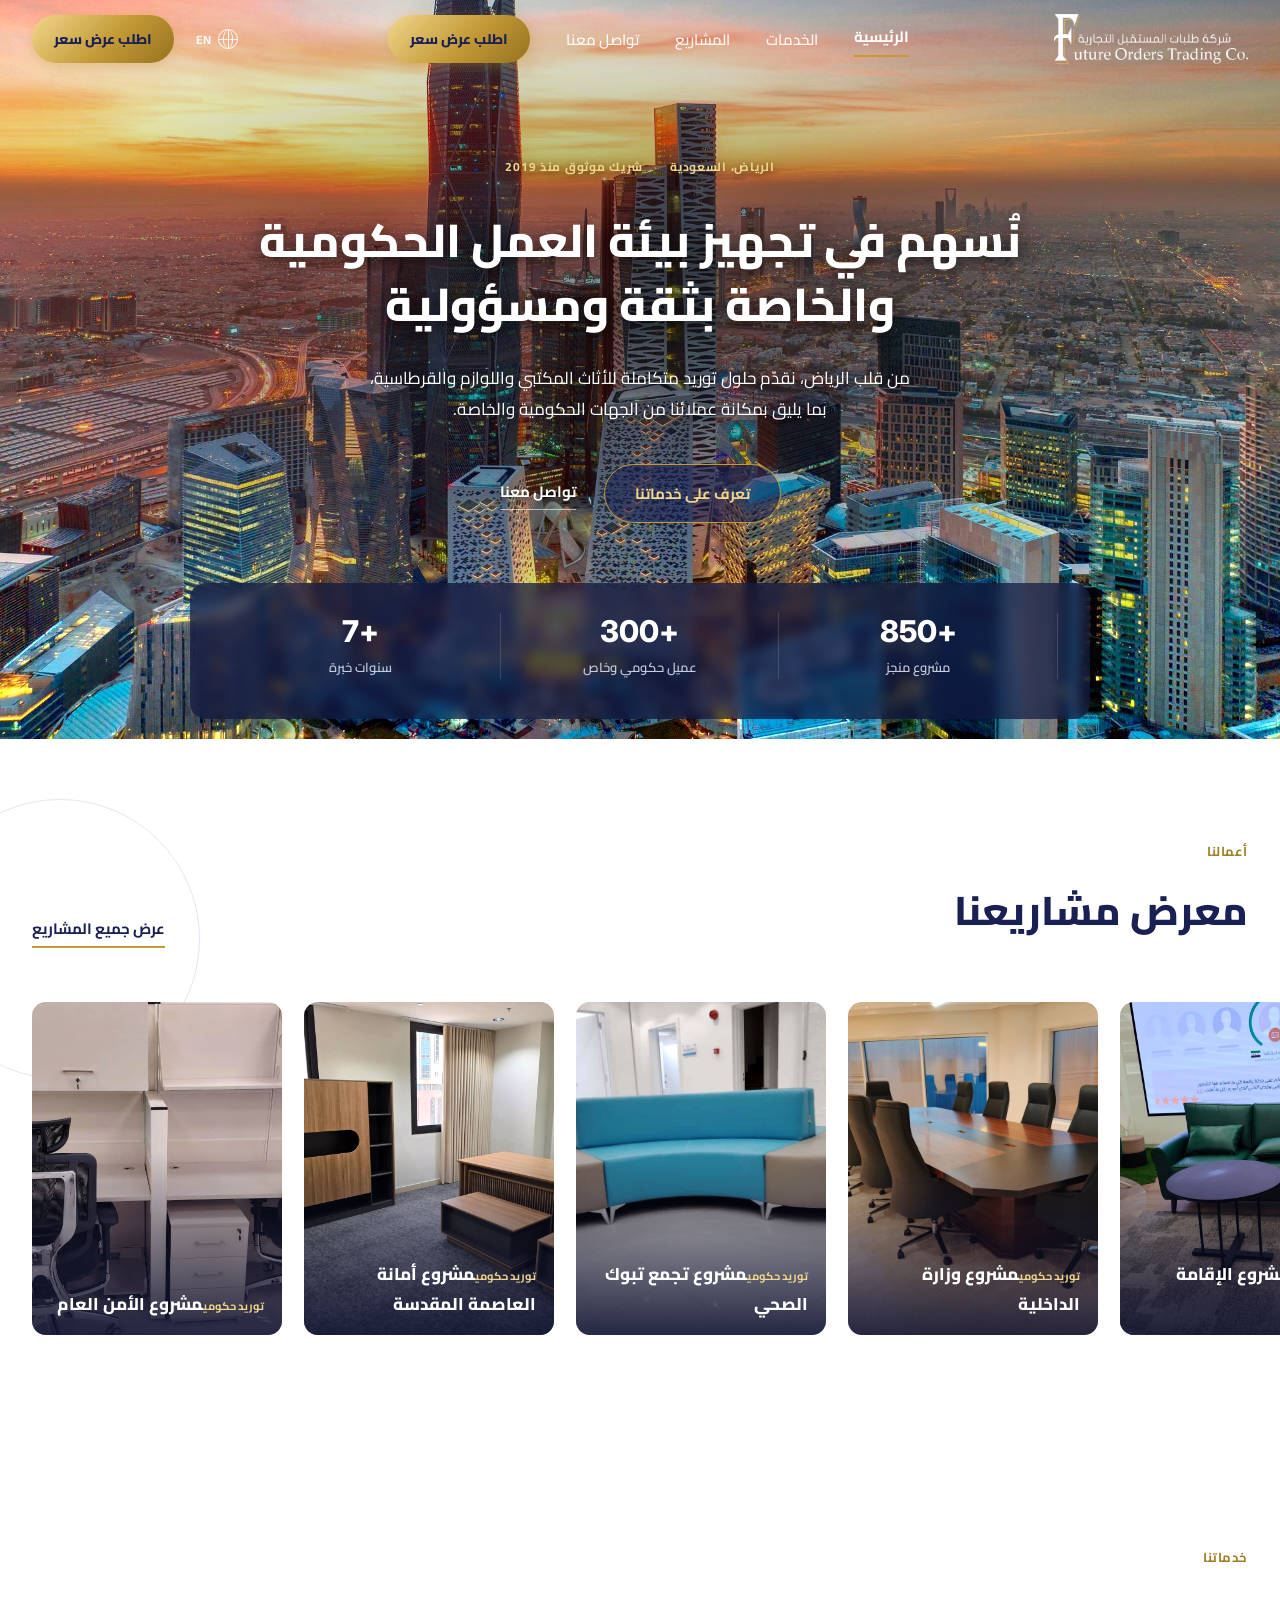
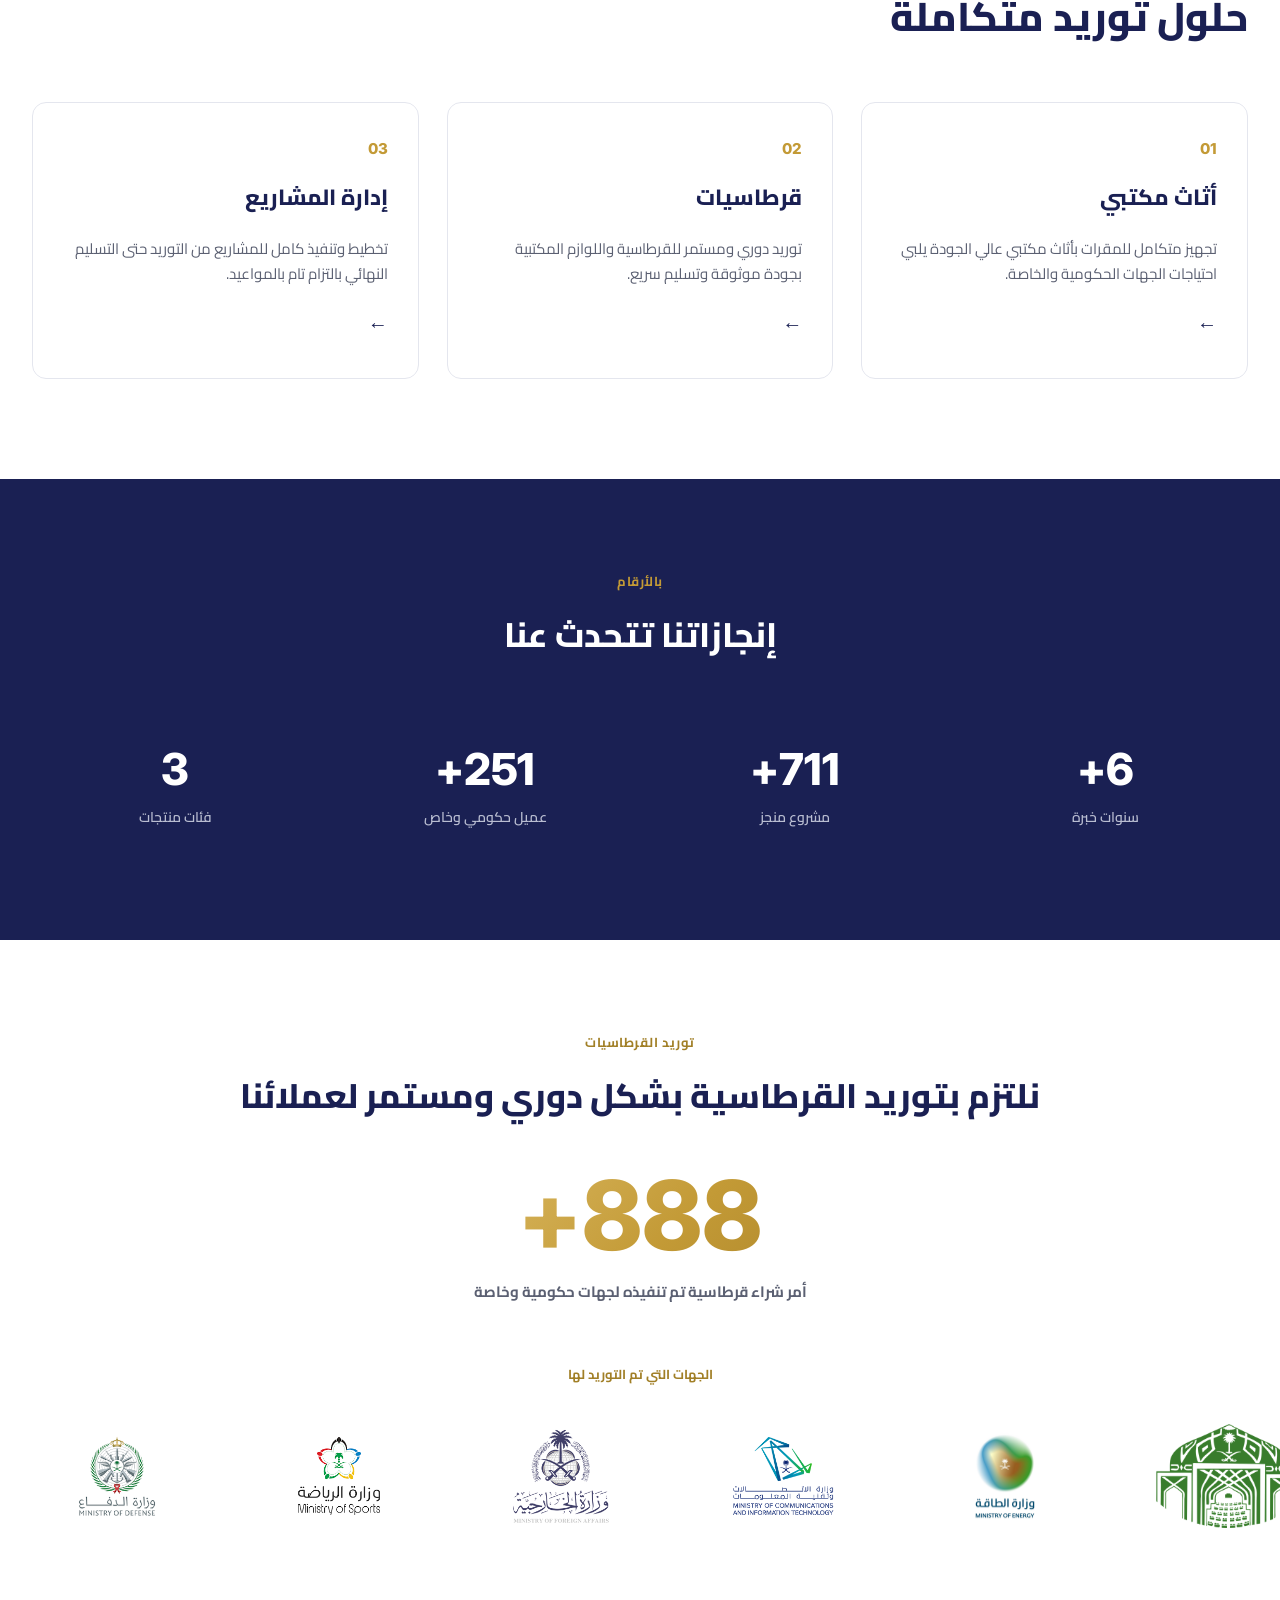
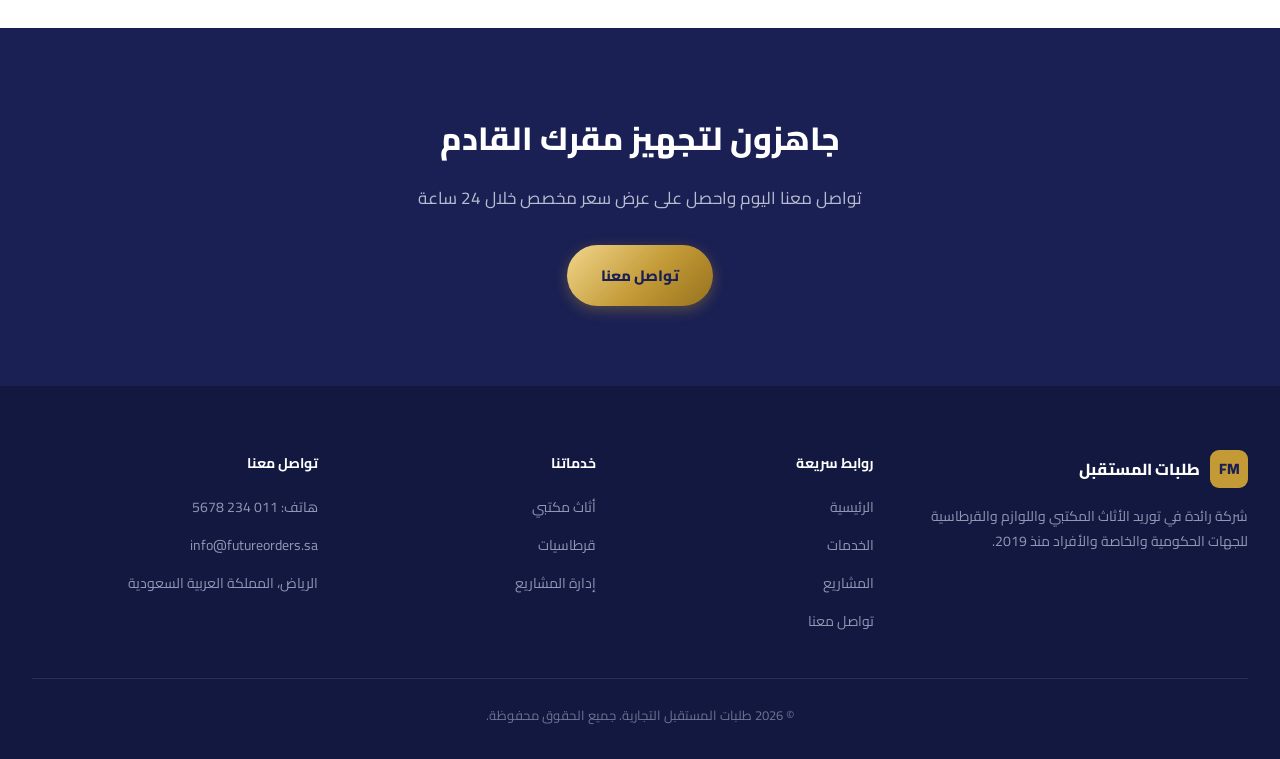
<file: index.html>
<!DOCTYPE html>
<html lang="ar" dir="rtl">
<head>
<meta charset="utf-8">
<meta name="viewport" content="width=device-width, initial-scale=1">
<title>طلبات المستقبل التجارية | توريد أثاث مكتبي وقرطاسية - الرياض</title>
<meta name="description" content="شركة طلبات المستقبل التجارية — حلول توريد متكاملة للأثاث المكتبي واللوازم والقرطاسية للجهات الحكومية والخاصة في المملكة العربية السعودية منذ 2019.">
<meta name="theme-color" content="#1A2053">
<link rel="icon" href="assets/logo.png">
<meta property="og:title" content="طلبات المستقبل التجارية">
<meta property="og:description" content="حلول توريد متكاملة للأثاث المكتبي واللوازم والقرطاسية للجهات الحكومية والخاصة.">
<meta property="og:type" content="website">
<meta property="og:image" content="assets/riyadh-skyline.jpg">
<link rel="preconnect" href="https://fonts.googleapis.com">
<link rel="preconnect" href="https://fonts.gstatic.com" crossorigin>
<link href="https://fonts.googleapis.com/css2?family=Cairo:wght@400;500;600;700;800&family=Inter:wght@400;500;600;700;800&display=swap" rel="stylesheet">
<link rel="stylesheet" href="assets/css/style.css?v=2">
<script>
  /* يطبّق اللغة المحفوظة على <html> فوراً لتفادي وميض النص */
  (function () {
    try {
      var l = localStorage.getItem('fo-lang');
      if (l === 'en') {
        var h = document.documentElement;
        h.className += ' lang-boot';
        h.setAttribute('lang', 'en');
        h.setAttribute('dir', 'ltr');
      }
    } catch (e) {}
  })();
  window.FO_PAGE = 'home';
</script>
</head>
<body class="lang-ar">
<div class="site">

  <!-- ============================================================ header -->
  <header class="hdr hdr--fixed">
    <div class="hdr-inner">
      <a class="logo-wrap" href="index.html">
        <img class="logo-color" src="assets/logo.png" alt="طلبات المستقبل" data-i18n-alt="brand">
        <img class="logo-gold" src="assets/logo-gold.png" alt="" aria-hidden="true">
      </a>
      <nav class="nav" id="site-nav">
        <a class="nav-link active" href="index.html"     data-i18n="nav.home">الرئيسية</a>
        <a class="nav-link"        href="Services.html"  data-i18n="nav.services">الخدمات</a>
        <a class="nav-link"        href="Projects.html"  data-i18n="nav.projects">المشاريع</a>
        <a class="nav-link"        href="Contact.html"   data-i18n="nav.contact">تواصل معنا</a>
        <a class="btn-gold nav-cta" href="Contact.html" data-i18n="cta">اطلب عرض سعر</a>
      </nav>
      <div class="hdr-actions">
        <button class="lang-btn" type="button" title="English" aria-label="Switch to English">
          <span class="globe" aria-hidden="true"><span class="g-v"></span><span class="g-h"></span><span class="g-e"></span></span>
          <span class="lang-code" data-lang-code>EN</span>
        </button>
        <a class="btn-gold" href="Contact.html" data-i18n="cta">اطلب عرض سعر</a>
        <button class="menu-btn" type="button" aria-label="القائمة" aria-expanded="false" aria-controls="site-nav">
          <span></span><span></span><span></span>
        </button>
      </div>
    </div>
  </header>

  <!-- ============================================================== hero -->
  <section class="hero">
    <div class="hero-bg">
      <img src="assets/riyadh-skyline.jpg" alt="" aria-hidden="true" fetchpriority="high">
    </div>
    <div class="hero-veil"></div>

    <div class="hero-inner">
      <div class="hero-eyebrow fade-up">
        <span data-i18n="hero.location">الرياض، السعودية</span>
        <span class="dot">·</span>
        <span data-i18n="hero.since">شريك موثوق منذ 2019</span>
      </div>
      <h1 class="fade-up-1" data-i18n="hero.title">نُسهم في تجهيز بيئة العمل الحكومية والخاصة بثقة ومسؤولية</h1>
      <p class="hero-sub fade-up-2" data-i18n="hero.sub">من قلب الرياض، نقدّم حلول توريد متكاملة للأثاث المكتبي واللوازم والقرطاسية، بما يليق بمكانة عملائنا من الجهات الحكومية والخاصة.</p>
      <div class="hero-actions fade-up-3">
        <a class="btn-outline" href="Services.html" data-i18n="hero.primaryBtn">تعرف على خدماتنا</a>
        <a class="link-plain"  href="Contact.html"  data-i18n="hero.secondaryLink">تواصل معنا</a>
      </div>
    </div>

    <div class="hero-statsbar">
      <div class="hero-stats">
        <div class="hero-stat">
          <div class="n" data-i18n="hero.stats.0.num">+850</div>
          <div class="l" data-i18n="hero.stats.0.label">مشروع منجز</div>
        </div>
        <div class="hero-stat">
          <div class="n" data-i18n="hero.stats.1.num">+300</div>
          <div class="l" data-i18n="hero.stats.1.label">عميل حكومي وخاص</div>
        </div>
        <div class="hero-stat">
          <div class="n" data-i18n="hero.stats.2.num">+7</div>
          <div class="l" data-i18n="hero.stats.2.label">سنوات خبرة</div>
        </div>
      </div>
    </div>
  </section>

  <!-- ========================================================= portfolio -->
  <section class="section" style="position: relative; overflow: hidden;">
    <div class="deco-ring"></div>
    <div class="wrap" style="position: relative;">
      <div class="sec-head">
        <div>
          <div class="eyebrow" data-i18n="portfolio.tag">أعمالنا</div>
          <h2 class="h2" data-i18n="portfolio.title">معرض مشاريعنا</h2>
        </div>
        <a class="link-under" href="Projects.html" data-i18n="portfolio.viewAll">عرض جميع المشاريع</a>
      </div>
      <div class="pf-viewport">
        <!-- تُبنى البطاقات بواسطة main.js (بديل sc-for) -->
        <div class="pf-track" id="pf-track"></div>
      </div>
    </div>
  </section>

  <!-- ========================================================== services -->
  <section class="section">
    <div class="wrap">
      <div style="margin-bottom: 48px;">
        <div class="eyebrow" data-i18n="services.tag">خدماتنا</div>
        <h2 class="h2" data-i18n="services.title">حلول توريد متكاملة</h2>
      </div>
      <div class="grid-3">
        <a class="svc-card reveal" href="Services.html">
          <span class="n" data-i18n="services.items.0.num">01</span>
          <span class="t" data-i18n="services.items.0.title">أثاث مكتبي</span>
          <span class="d" data-i18n="services.items.0.desc">تجهيز متكامل للمقرات بأثاث مكتبي عالي الجودة يلبي احتياجات الجهات الحكومية والخاصة.</span>
          <span class="a" data-arrow>←</span>
        </a>
        <a class="svc-card reveal" href="Services.html">
          <span class="n" data-i18n="services.items.1.num">02</span>
          <span class="t" data-i18n="services.items.1.title">قرطاسيات</span>
          <span class="d" data-i18n="services.items.1.desc">توريد دوري ومستمر للقرطاسية واللوازم المكتبية بجودة موثوقة وتسليم سريع.</span>
          <span class="a" data-arrow>←</span>
        </a>
        <a class="svc-card reveal" href="Services.html">
          <span class="n" data-i18n="services.items.2.num">03</span>
          <span class="t" data-i18n="services.items.2.title">إدارة المشاريع</span>
          <span class="d" data-i18n="services.items.2.desc">تخطيط وتنفيذ كامل للمشاريع من التوريد حتى التسليم النهائي بالتزام تام بالمواعيد.</span>
          <span class="a" data-arrow>←</span>
        </a>
      </div>
    </div>
  </section>

  <!-- ====================================================== stats (nums) -->
  <section class="section--tight section--navy" id="fmt-stats-section">
    <div class="wrap">
      <div class="stats-head">
        <div class="eyebrow eyebrow--gold" data-i18n="stats.tag">بالأرقام</div>
        <h2 class="h2 h2--sm h2--white" data-i18n="stats.title">إنجازاتنا تتحدث عنا</h2>
      </div>
      <div class="grid-4">
        <div class="stat-cell">
          <div class="v"><span data-count="7" data-count-suffix="+">0+</span></div>
          <div class="l" data-i18n="stats.items.0.label">سنوات خبرة</div>
        </div>
        <div class="stat-cell">
          <div class="v"><span data-count="850" data-count-suffix="+">0+</span></div>
          <div class="l" data-i18n="stats.items.1.label">مشروع منجز</div>
        </div>
        <div class="stat-cell">
          <div class="v"><span data-count="300" data-count-suffix="+">0+</span></div>
          <div class="l" data-i18n="stats.items.2.label">عميل حكومي وخاص</div>
        </div>
        <div class="stat-cell">
          <div class="v"><span data-count="4" data-count-suffix="">0</span></div>
          <div class="l" data-i18n="stats.items.3.label">فئات منتجات</div>
        </div>
      </div>
    </div>
  </section>

  <!-- ============================================= purchase orders + logos -->
  <section class="po-section" id="fmt-po-section">
    <div class="wrap-narrow" style="text-align: center;">
      <div class="eyebrow" data-i18n="po.tag">توريد القرطاسيات</div>
      <h2 class="h2 h2--sm" style="margin-bottom: 40px;" data-i18n="po.title">نلتزم بتوريد القرطاسية بشكل دوري ومستمر لعملائنا</h2>
      <div class="po-big"><span data-count="1250" data-count-format="comma" data-count-suffix="+">0+</span></div>
      <div class="po-label" data-i18n="po.label">أمر شراء قرطاسية تم تنفيذه لجهات حكومية وخاصة</div>
      <div class="po-logos-title" data-i18n="po.logosTitle">الجهات التي تم التوريد لها</div>
    </div>
    <div class="marquee-viewport">
      <!-- تُبنى الشعارات بواسطة main.js (بديل sc-for) -->
      <div class="marquee-track" id="logos-track"></div>
    </div>
  </section>

  <!-- ========================================================= CTA band -->
  <section class="band">
    <div class="band-inner">
      <h2 data-i18n="contactBand.title">جاهزون لتجهيز مقرك القادم</h2>
      <p data-i18n="contactBand.sub">تواصل معنا اليوم واحصل على عرض سعر مخصص خلال 24 ساعة</p>
      <a class="btn-gold btn-gold--lg" href="Contact.html" data-i18n="contactBand.btn">تواصل معنا</a>
    </div>
  </section>

  <!-- ============================================================ footer -->
  <footer class="footer">
    <div class="wrap">
      <div class="footer-grid">
        <div>
          <div class="footer-brand">
            <div class="footer-mark">FM</div>
            <span data-i18n="brand">طلبات المستقبل</span>
          </div>
          <p class="footer-blurb" data-i18n="footer.blurb">شركة رائدة في توريد الأثاث المكتبي واللوازم والقرطاسية للجهات الحكومية والخاصة والأفراد منذ 2019.</p>
        </div>
        <div>
          <div class="footer-col-title" data-i18n="footer.quickLinks">روابط سريعة</div>
          <div class="footer-list">
            <a href="index.html"    data-i18n="nav.home">الرئيسية</a>
            <a href="Services.html" data-i18n="nav.services">الخدمات</a>
            <a href="Projects.html" data-i18n="nav.projects">المشاريع</a>
            <a href="Contact.html"  data-i18n="nav.contact">تواصل معنا</a>
          </div>
        </div>
        <div>
          <div class="footer-col-title" data-i18n="footer.services">خدماتنا</div>
          <div class="footer-list">
            <span data-i18n="services.items.0.title">أثاث مكتبي</span>
            <span data-i18n="services.items.1.title">قرطاسيات</span>
            <span data-i18n="services.items.2.title">إدارة المشاريع</span>
          </div>
        </div>
        <div>
          <div class="footer-col-title" data-i18n="footer.contact">تواصل معنا</div>
          <div class="footer-list">
            <span data-i18n="footer.phone">هاتف: 011 234 5678</span>
            <span data-i18n="footer.email">info@futureorders.sa</span>
            <span data-i18n="footer.address">الرياض، المملكة العربية السعودية</span>
          </div>
        </div>
      </div>
      <div class="footer-rights" data-i18n="rights">© 2026 طلبات المستقبل التجارية. جميع الحقوق محفوظة.</div>
    </div>
  </footer>

</div>

<script src="assets/js/i18n.js?v=2"></script>
<script src="assets/js/main.js?v=2"></script>
</body>
</html>
</file>
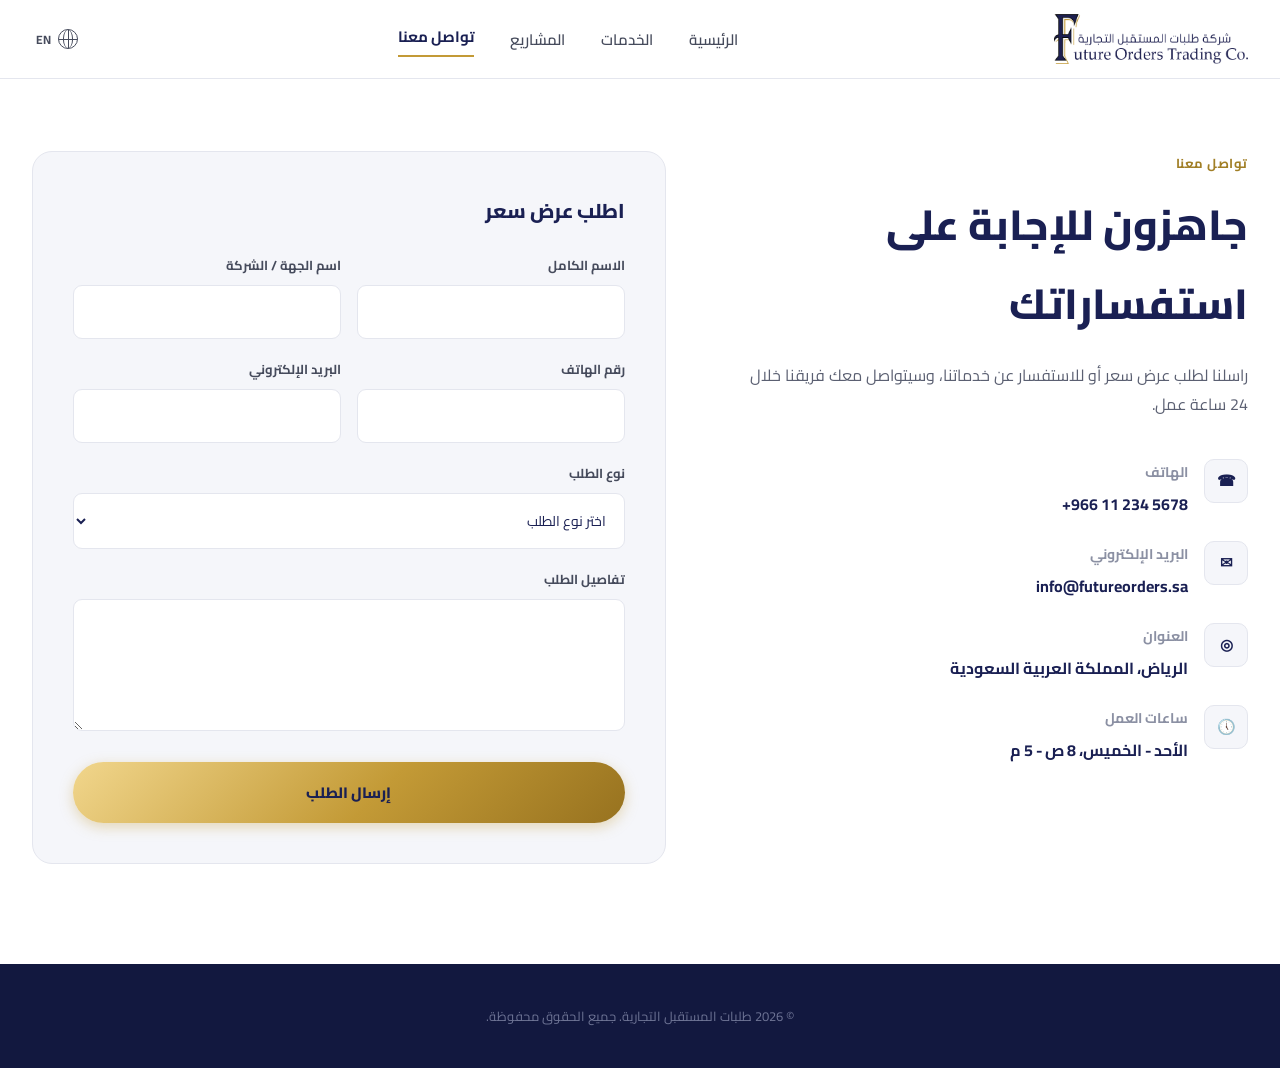
<file: Contact.html>
<!DOCTYPE html>
<html lang="ar" dir="rtl">
<head>
<meta charset="utf-8">
<meta name="viewport" content="width=device-width, initial-scale=1">
<title>تواصل معنا | طلبات المستقبل التجارية</title>
<meta name="description" content="راسلنا لطلب عرض سعر أو للاستفسار عن خدماتنا — طلبات المستقبل التجارية، الرياض.">
<meta name="theme-color" content="#1A2053">
<link rel="icon" href="assets/logo.png">
<link rel="preconnect" href="https://fonts.googleapis.com">
<link rel="preconnect" href="https://fonts.gstatic.com" crossorigin>
<link href="https://fonts.googleapis.com/css2?family=Cairo:wght@400;500;600;700;800&family=Inter:wght@400;500;600;700;800&display=swap" rel="stylesheet">
<link rel="stylesheet" href="assets/css/style.css?v=2">
<script>
  (function () {
    try {
      var l = localStorage.getItem('fo-lang');
      if (l === 'en') {
        var h = document.documentElement;
        h.className += ' lang-boot';
        h.setAttribute('lang', 'en');
        h.setAttribute('dir', 'ltr');
      }
    } catch (e) {}
  })();
  window.FO_PAGE = 'contact';

  /* ======================================================================
     مفتاح Web3Forms — استبدل القيمة أدناه بمفتاحك من https://web3forms.com
     (سجّل بريدك هناك مجاناً ويصلك المفتاح فوراً على الإيميل)
     ====================================================================== */
  window.WEB3FORMS_ACCESS_KEY = 'd3fb462e-bd31-48ea-b28a-89b8767898de';
</script>
</head>
<body class="lang-ar">
<div class="site">

  <header class="hdr hdr--solid">
    <div class="hdr-inner">
      <a class="logo-wrap" href="index.html">
        <img class="logo-color" src="assets/logo.png" alt="طلبات المستقبل" data-i18n-alt="brand">
      </a>
      <nav class="nav" id="site-nav">
        <a class="nav-link"        href="index.html"     data-i18n="nav.home">الرئيسية</a>
        <a class="nav-link"        href="Services.html"  data-i18n="nav.services">الخدمات</a>
        <a class="nav-link"        href="Projects.html"  data-i18n="nav.projects">المشاريع</a>
        <a class="nav-link active" href="Contact.html"   data-i18n="nav.contact">تواصل معنا</a>
      </nav>
      <div class="hdr-actions">
        <button class="lang-btn" type="button" title="English" aria-label="Switch to English">
          <span class="globe" aria-hidden="true"><span class="g-v"></span><span class="g-h"></span><span class="g-e"></span></span>
          <span class="lang-code" data-lang-code>EN</span>
        </button>
        <button class="menu-btn" type="button" aria-label="القائمة" aria-expanded="false" aria-controls="site-nav">
          <span></span><span></span><span></span>
        </button>
      </div>
    </div>
  </header>

  <section class="contact-grid">

    <!-- ------------------------------------------------ معلومات التواصل -->
    <div>
      <div class="eyebrow" data-i18n="contactPage.tag">تواصل معنا</div>
      <h1 data-i18n="contactPage.title">جاهزون للإجابة على استفساراتك</h1>
      <p class="lead" data-i18n="contactPage.sub">راسلنا لطلب عرض سعر أو للاستفسار عن خدماتنا، وسيتواصل معك فريقنا خلال 24 ساعة عمل.</p>

      <div class="info-list">
        <div class="info-item">
          <div class="info-icon" aria-hidden="true">&#9742;</div>
          <div>
            <div class="info-label" data-i18n="contactPage.info.phoneLabel">الهاتف</div>
            <a class="info-value ltr" href="tel:+966112345678" data-i18n="contactPage.info.phone">+966 11 234 5678</a>
          </div>
        </div>
        <div class="info-item">
          <div class="info-icon" aria-hidden="true">&#9993;</div>
          <div>
            <div class="info-label" data-i18n="contactPage.info.emailLabel">البريد الإلكتروني</div>
            <a class="info-value ltr" href="mailto:info@futureorders.sa" data-i18n="contactPage.info.email">info@futureorders.sa</a>
          </div>
        </div>
        <div class="info-item">
          <div class="info-icon" aria-hidden="true">&#9678;</div>
          <div>
            <div class="info-label" data-i18n="contactPage.info.addressLabel">العنوان</div>
            <div class="info-value" data-i18n="contactPage.info.address">الرياض، المملكة العربية السعودية</div>
          </div>
        </div>
        <div class="info-item">
          <div class="info-icon" aria-hidden="true">&#128340;</div>
          <div>
            <div class="info-label" data-i18n="contactPage.info.hoursLabel">ساعات العمل</div>
            <div class="info-value" data-i18n="contactPage.info.hours">الأحد - الخميس، 8 ص - 5 م</div>
          </div>
        </div>
      </div>
    </div>

    <!-- --------------------------------------------------------- النموذج -->
    <div class="form-card">

      <!-- رسالة النجاح (مخفية حتى الإرسال) -->
      <div class="form-success is-hidden" id="form-success">
        <div class="tick" aria-hidden="true">&#10003;</div>
        <h3 data-i18n="contactPage.form.successTitle">تم استلام طلبك</h3>
        <p data-i18n="contactPage.form.successSub">شكرًا لتواصلك معنا، سيقوم فريقنا بالرد عليك خلال 24 ساعة عمل.</p>
      </div>

      <form id="contact-form" novalidate>
        <h3 data-i18n="contactPage.form.title">اطلب عرض سعر</h3>
        <div class="form-stack">

          <div class="form-row">
            <div>
              <label class="form-label" for="f-name" data-i18n="contactPage.form.name">الاسم الكامل</label>
              <input class="form-field" id="f-name" name="name" type="text" required autocomplete="name">
            </div>
            <div>
              <label class="form-label" for="f-company" data-i18n="contactPage.form.company">اسم الجهة / الشركة</label>
              <input class="form-field" id="f-company" name="company" type="text" autocomplete="organization">
            </div>
          </div>

          <div class="form-row">
            <div>
              <label class="form-label" for="f-phone" data-i18n="contactPage.form.phone">رقم الهاتف</label>
              <input class="form-field ltr" id="f-phone" name="phone" type="tel" autocomplete="tel">
            </div>
            <div>
              <label class="form-label" for="f-email" data-i18n="contactPage.form.email">البريد الإلكتروني</label>
              <input class="form-field ltr" id="f-email" name="email" type="email" required autocomplete="email">
            </div>
          </div>

          <div>
            <label class="form-label" for="f-type" data-i18n="contactPage.form.type">نوع الطلب</label>
            <select class="form-field" id="f-type" name="type">
              <option value="" data-i18n="contactPage.form.typeOptions.0">اختر نوع الطلب</option>
              <option data-i18n="contactPage.form.typeOptions.1" data-i18n-value="contactPage.form.typeOptions.1">توريد حكومي</option>
              <option data-i18n="contactPage.form.typeOptions.2" data-i18n-value="contactPage.form.typeOptions.2">مشروع مكتبي</option>
              <option data-i18n="contactPage.form.typeOptions.3" data-i18n-value="contactPage.form.typeOptions.3">طلب فردي</option>
              <option data-i18n="contactPage.form.typeOptions.4" data-i18n-value="contactPage.form.typeOptions.4">استفسار عام</option>
            </select>
          </div>

          <div>
            <label class="form-label" for="f-message" data-i18n="contactPage.form.message">تفاصيل الطلب</label>
            <textarea class="form-field" id="f-message" name="message" rows="4" required></textarea>
          </div>

          <!-- مصيدة السبام (مخفية عن المستخدم) -->
          <input type="checkbox" name="botcheck" id="botcheck" style="display:none" tabindex="-1" autocomplete="off">

          <p class="form-error" id="form-error" data-i18n="contactPage.form.error">تعذّر إرسال الطلب. يرجى المحاولة مرة أخرى أو مراسلتنا على البريد الإلكتروني مباشرة.</p>

          <button class="btn-gold btn-gold--lg" type="submit" id="submit-btn" data-i18n="contactPage.form.submit">إرسال الطلب</button>
        </div>
      </form>
    </div>

  </section>

  <footer class="footer--slim">
    <div data-i18n="rights">© 2026 طلبات المستقبل التجارية. جميع الحقوق محفوظة.</div>
  </footer>

</div>

<script src="assets/js/i18n.js?v=2"></script>
<script>
/* ==========================================================================
   إرسال النموذج عبر Web3Forms (مجاني — يرسل الرسائل إلى بريدك)
   ========================================================================== */
(function () {
  'use strict';

  var form    = document.getElementById('contact-form');
  var success = document.getElementById('form-success');
  var errorEl = document.getElementById('form-error');
  var btn     = document.getElementById('submit-btn');
  if (!form) return;

  function lang() { return foGetLang(); }
  function txt(path) { return foTranslate('contactPage.form.' + path, lang()); }

  form.addEventListener('submit', function (e) {
    e.preventDefault();
    errorEl.classList.remove('show');

    // تحقق بسيط من الحقول المطلوبة
    if (!form.checkValidity()) { form.reportValidity(); return; }

    var key = window.WEB3FORMS_ACCESS_KEY;
    if (!key || key === 'YOUR_ACCESS_KEY_HERE') {
      errorEl.textContent = lang() === 'ar'
        ? 'لم يتم إعداد مفتاح Web3Forms بعد. افتح ملف Contact.html وضع مفتاحك في WEB3FORMS_ACCESS_KEY.'
        : 'Web3Forms access key is not configured yet. Open Contact.html and set WEB3FORMS_ACCESS_KEY.';
      errorEl.classList.add('show');
      return;
    }

    var fd = new FormData(form);
    var payload = {
      access_key: key,
      subject: (lang() === 'ar' ? 'طلب جديد من موقع طلبات المستقبل' : 'New request from Future Orders website'),
      from_name: 'Future Orders Website',
      name:     fd.get('name')    || '',
      company:  fd.get('company') || '',
      phone:    fd.get('phone')   || '',
      email:    fd.get('email')   || '',
      type:     fd.get('type')    || '',
      message:  fd.get('message') || '',
      botcheck: fd.get('botcheck') ? true : false
    };

    var original = btn.textContent;
    btn.disabled = true;
    btn.textContent = txt('sending');

    fetch('https://api.web3forms.com/submit', {
      method: 'POST',
      headers: { 'Content-Type': 'application/json', 'Accept': 'application/json' },
      body: JSON.stringify(payload)
    })
      .then(function (r) { return r.json(); })
      .then(function (data) {
        if (data && data.success) {
          form.classList.add('is-hidden');
          success.classList.remove('is-hidden');
        } else {
          throw new Error((data && data.message) || 'failed');
        }
      })
      .catch(function () {
        errorEl.textContent = txt('error');
        errorEl.classList.add('show');
      })
      .finally(function () {
        btn.disabled = false;
        btn.textContent = original;
      });
  });
})();
</script>
<script src="assets/js/main.js?v=2"></script>
</body>
</html>
</file>
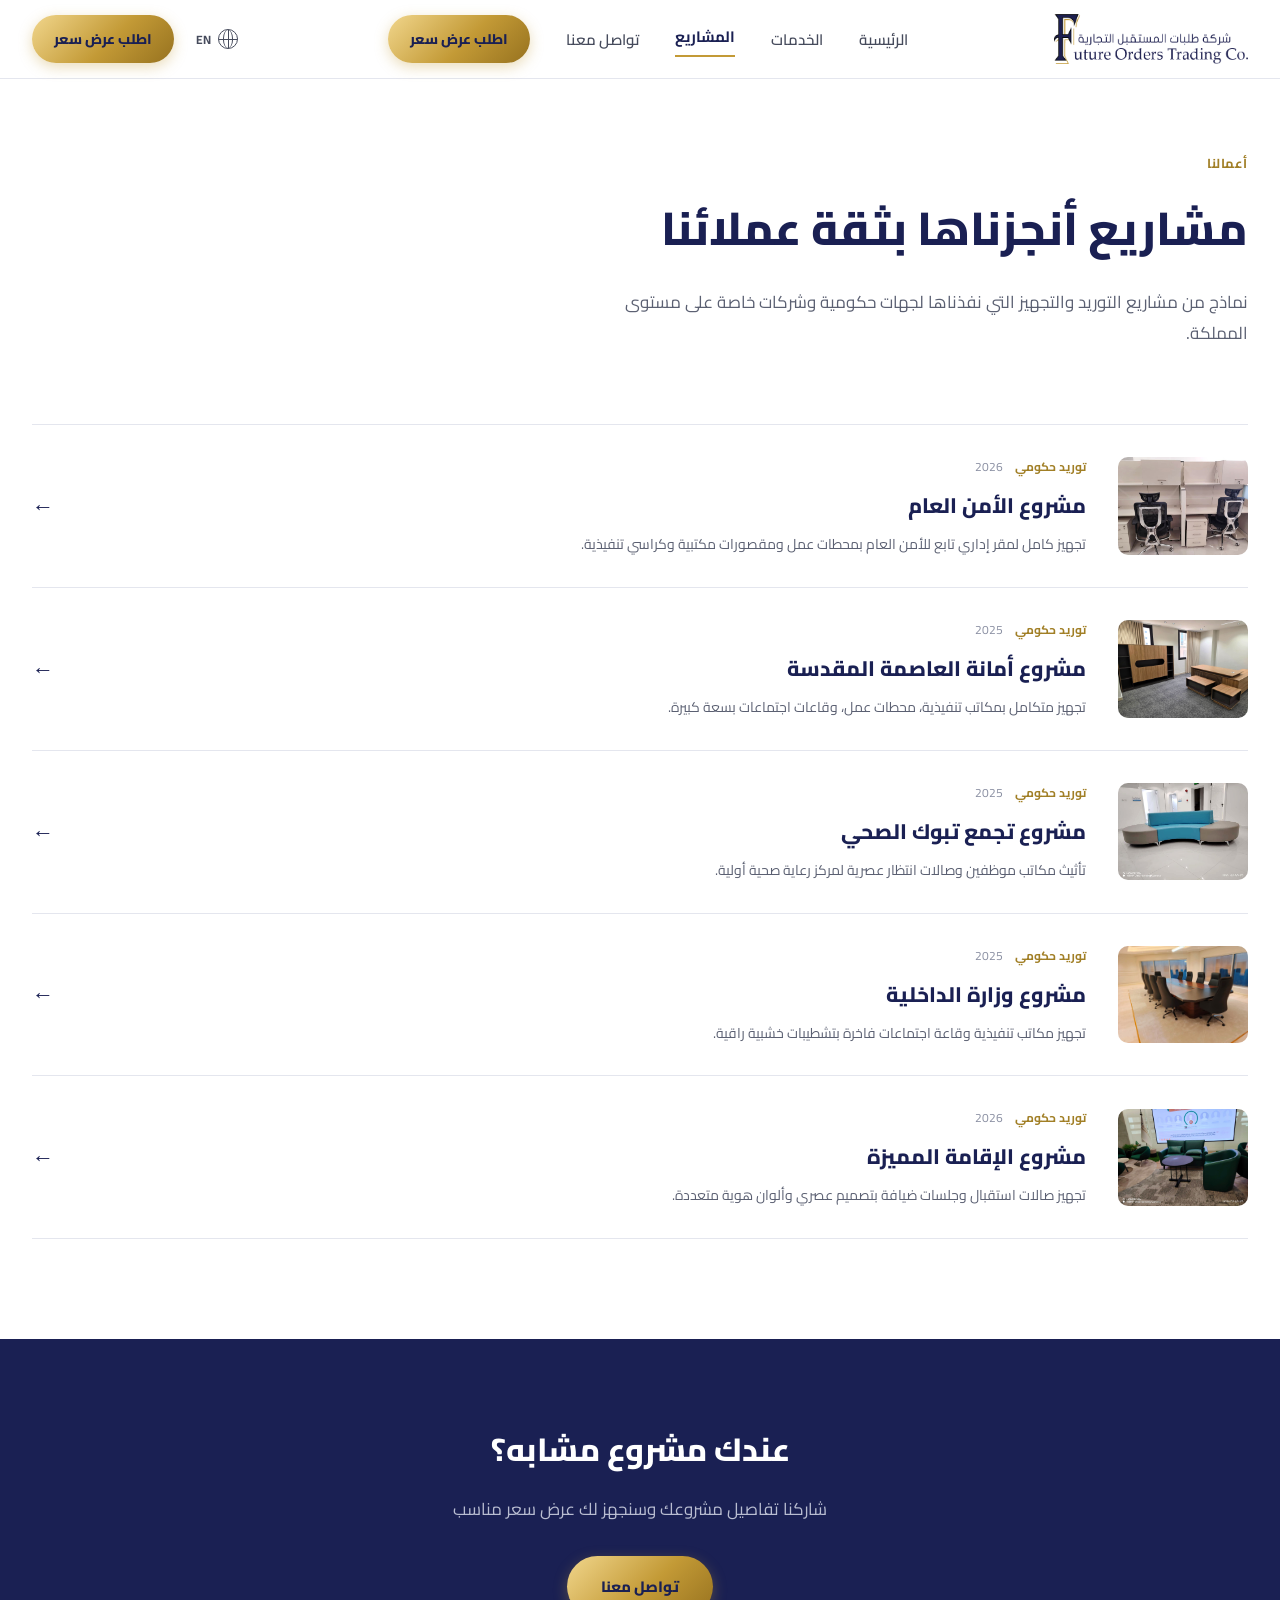
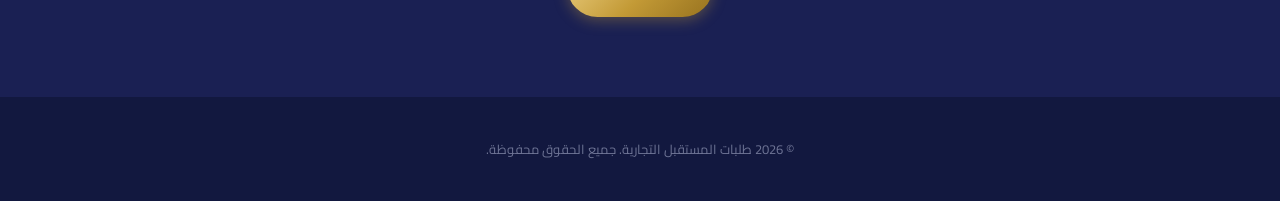
<file: Projects.html>
<!DOCTYPE html>
<html lang="ar" dir="rtl">
<head>
<meta charset="utf-8">
<meta name="viewport" content="width=device-width, initial-scale=1">
<title>المشاريع | طلبات المستقبل التجارية</title>
<meta name="description" content="نماذج من مشاريع التوريد والتجهيز التي نفذناها لجهات حكومية وشركات خاصة على مستوى المملكة.">
<meta name="theme-color" content="#1A2053">
<link rel="icon" href="assets/logo.png">
<link rel="preconnect" href="https://fonts.googleapis.com">
<link rel="preconnect" href="https://fonts.gstatic.com" crossorigin>
<link href="https://fonts.googleapis.com/css2?family=Cairo:wght@400;500;600;700;800&family=Inter:wght@400;500;600;700;800&display=swap" rel="stylesheet">
<link rel="stylesheet" href="assets/css/style.css?v=2">
<script>
  (function () {
    try {
      var l = localStorage.getItem('fo-lang');
      if (l === 'en') {
        var h = document.documentElement;
        h.className += ' lang-boot';
        h.setAttribute('lang', 'en');
        h.setAttribute('dir', 'ltr');
      }
    } catch (e) {}
  })();
  window.FO_PAGE = 'projects';
</script>
</head>
<body class="lang-ar">
<div class="site">

  <header class="hdr hdr--solid">
    <div class="hdr-inner">
      <a class="logo-wrap" href="index.html">
        <img class="logo-color" src="assets/logo.png" alt="طلبات المستقبل" data-i18n-alt="brand">
      </a>
      <nav class="nav" id="site-nav">
        <a class="nav-link"        href="index.html"     data-i18n="nav.home">الرئيسية</a>
        <a class="nav-link"        href="Services.html"  data-i18n="nav.services">الخدمات</a>
        <a class="nav-link active" href="Projects.html"  data-i18n="nav.projects">المشاريع</a>
        <a class="nav-link"        href="Contact.html"   data-i18n="nav.contact">تواصل معنا</a>
        <a class="btn-gold nav-cta" href="Contact.html" data-i18n="cta">اطلب عرض سعر</a>
      </nav>
      <div class="hdr-actions">
        <button class="lang-btn" type="button" title="English" aria-label="Switch to English">
          <span class="globe" aria-hidden="true"><span class="g-v"></span><span class="g-h"></span><span class="g-e"></span></span>
          <span class="lang-code" data-lang-code>EN</span>
        </button>
        <a class="btn-gold" href="Contact.html" data-i18n="cta">اطلب عرض سعر</a>
        <button class="menu-btn" type="button" aria-label="القائمة" aria-expanded="false" aria-controls="site-nav">
          <span></span><span></span><span></span>
        </button>
      </div>
    </div>
  </header>

  <section class="page-head">
    <div class="eyebrow" data-i18n="projectsPage.tag">أعمالنا</div>
    <h1 data-i18n="projectsPage.title">مشاريع أنجزناها بثقة عملائنا</h1>
    <p data-i18n="projectsPage.sub">نماذج من مشاريع التوريد والتجهيز التي نفذناها لجهات حكومية وشركات خاصة على مستوى المملكة.</p>
  </section>

  <section class="wrap" style="padding: 56px 32px 100px;">
    <div style="border-top: 1px solid var(--line);">

      <a class="proj-row reveal" href="ProjectDetail.html?id=amn-aam">
        <div class="thumb"><img src="assets/projects/amn-aam-1.jpg" alt="" data-i18n-alt="projectsPage.items.0.title" loading="lazy"></div>
        <div>
          <div class="meta">
            <span class="cat"  data-i18n="projectsPage.items.0.cat">توريد حكومي</span>
            <span class="year" data-i18n="projectsPage.items.0.year">2026</span>
          </div>
          <div class="ttl" data-i18n="projectsPage.items.0.title">مشروع الأمن العام</div>
          <p data-i18n="projectsPage.items.0.desc">تجهيز كامل لمقر إداري تابع للأمن العام بمحطات عمل ومقصورات مكتبية وكراسي تنفيذية.</p>
        </div>
        <span class="arrow" data-arrow>←</span>
      </a>

      <a class="proj-row reveal" href="ProjectDetail.html?id=amana">
        <div class="thumb"><img src="assets/projects/amana-2.jpg" alt="" data-i18n-alt="projectsPage.items.1.title" loading="lazy"></div>
        <div>
          <div class="meta">
            <span class="cat"  data-i18n="projectsPage.items.1.cat">توريد حكومي</span>
            <span class="year" data-i18n="projectsPage.items.1.year">2025</span>
          </div>
          <div class="ttl" data-i18n="projectsPage.items.1.title">مشروع أمانة العاصمة المقدسة</div>
          <p data-i18n="projectsPage.items.1.desc">تجهيز متكامل بمكاتب تنفيذية، محطات عمل، وقاعات اجتماعات بسعة كبيرة.</p>
        </div>
        <span class="arrow" data-arrow>←</span>
      </a>

      <a class="proj-row reveal" href="ProjectDetail.html?id=tabuk-health">
        <div class="thumb"><img src="assets/projects/tabuk-8.jpg" alt="" data-i18n-alt="projectsPage.items.2.title" loading="lazy"></div>
        <div>
          <div class="meta">
            <span class="cat"  data-i18n="projectsPage.items.2.cat">توريد حكومي</span>
            <span class="year" data-i18n="projectsPage.items.2.year">2025</span>
          </div>
          <div class="ttl" data-i18n="projectsPage.items.2.title">مشروع تجمع تبوك الصحي</div>
          <p data-i18n="projectsPage.items.2.desc">تأثيث مكاتب موظفين وصالات انتظار عصرية لمركز رعاية صحية أولية.</p>
        </div>
        <span class="arrow" data-arrow>←</span>
      </a>

      <a class="proj-row reveal" href="ProjectDetail.html?id=moi">
        <div class="thumb"><img src="assets/projects/moi-3.jpg" alt="" data-i18n-alt="projectsPage.items.3.title" loading="lazy"></div>
        <div>
          <div class="meta">
            <span class="cat"  data-i18n="projectsPage.items.3.cat">توريد حكومي</span>
            <span class="year" data-i18n="projectsPage.items.3.year">2025</span>
          </div>
          <div class="ttl" data-i18n="projectsPage.items.3.title">مشروع وزارة الداخلية</div>
          <p data-i18n="projectsPage.items.3.desc">تجهيز مكاتب تنفيذية وقاعة اجتماعات فاخرة بتشطيبات خشبية راقية.</p>
        </div>
        <span class="arrow" data-arrow>←</span>
      </a>

      <a class="proj-row reveal" href="ProjectDetail.html?id=premium-residency">
        <div class="thumb"><img src="assets/projects/pr-11.jpg" alt="" data-i18n-alt="projectsPage.items.4.title" loading="lazy"></div>
        <div>
          <div class="meta">
            <span class="cat"  data-i18n="projectsPage.items.4.cat">توريد حكومي</span>
            <span class="year" data-i18n="projectsPage.items.4.year">2026</span>
          </div>
          <div class="ttl" data-i18n="projectsPage.items.4.title">مشروع الإقامة المميزة</div>
          <p data-i18n="projectsPage.items.4.desc">تجهيز صالات استقبال وجلسات ضيافة بتصميم عصري وألوان هوية متعددة.</p>
        </div>
        <span class="arrow" data-arrow>←</span>
      </a>

    </div>
  </section>

  <section class="band">
    <div class="band-inner">
      <h2 data-i18n="projectsPage.band.title">عندك مشروع مشابه؟</h2>
      <p data-i18n="projectsPage.band.sub">شاركنا تفاصيل مشروعك وسنجهز لك عرض سعر مناسب</p>
      <a class="btn-gold btn-gold--lg" href="Contact.html" data-i18n="projectsPage.band.btn">تواصل معنا</a>
    </div>
  </section>

  <footer class="footer--slim">
    <div data-i18n="rights">© 2026 طلبات المستقبل التجارية. جميع الحقوق محفوظة.</div>
  </footer>

</div>

<script src="assets/js/i18n.js?v=2"></script>
<script src="assets/js/main.js?v=2"></script>
</body>
</html>
</file>
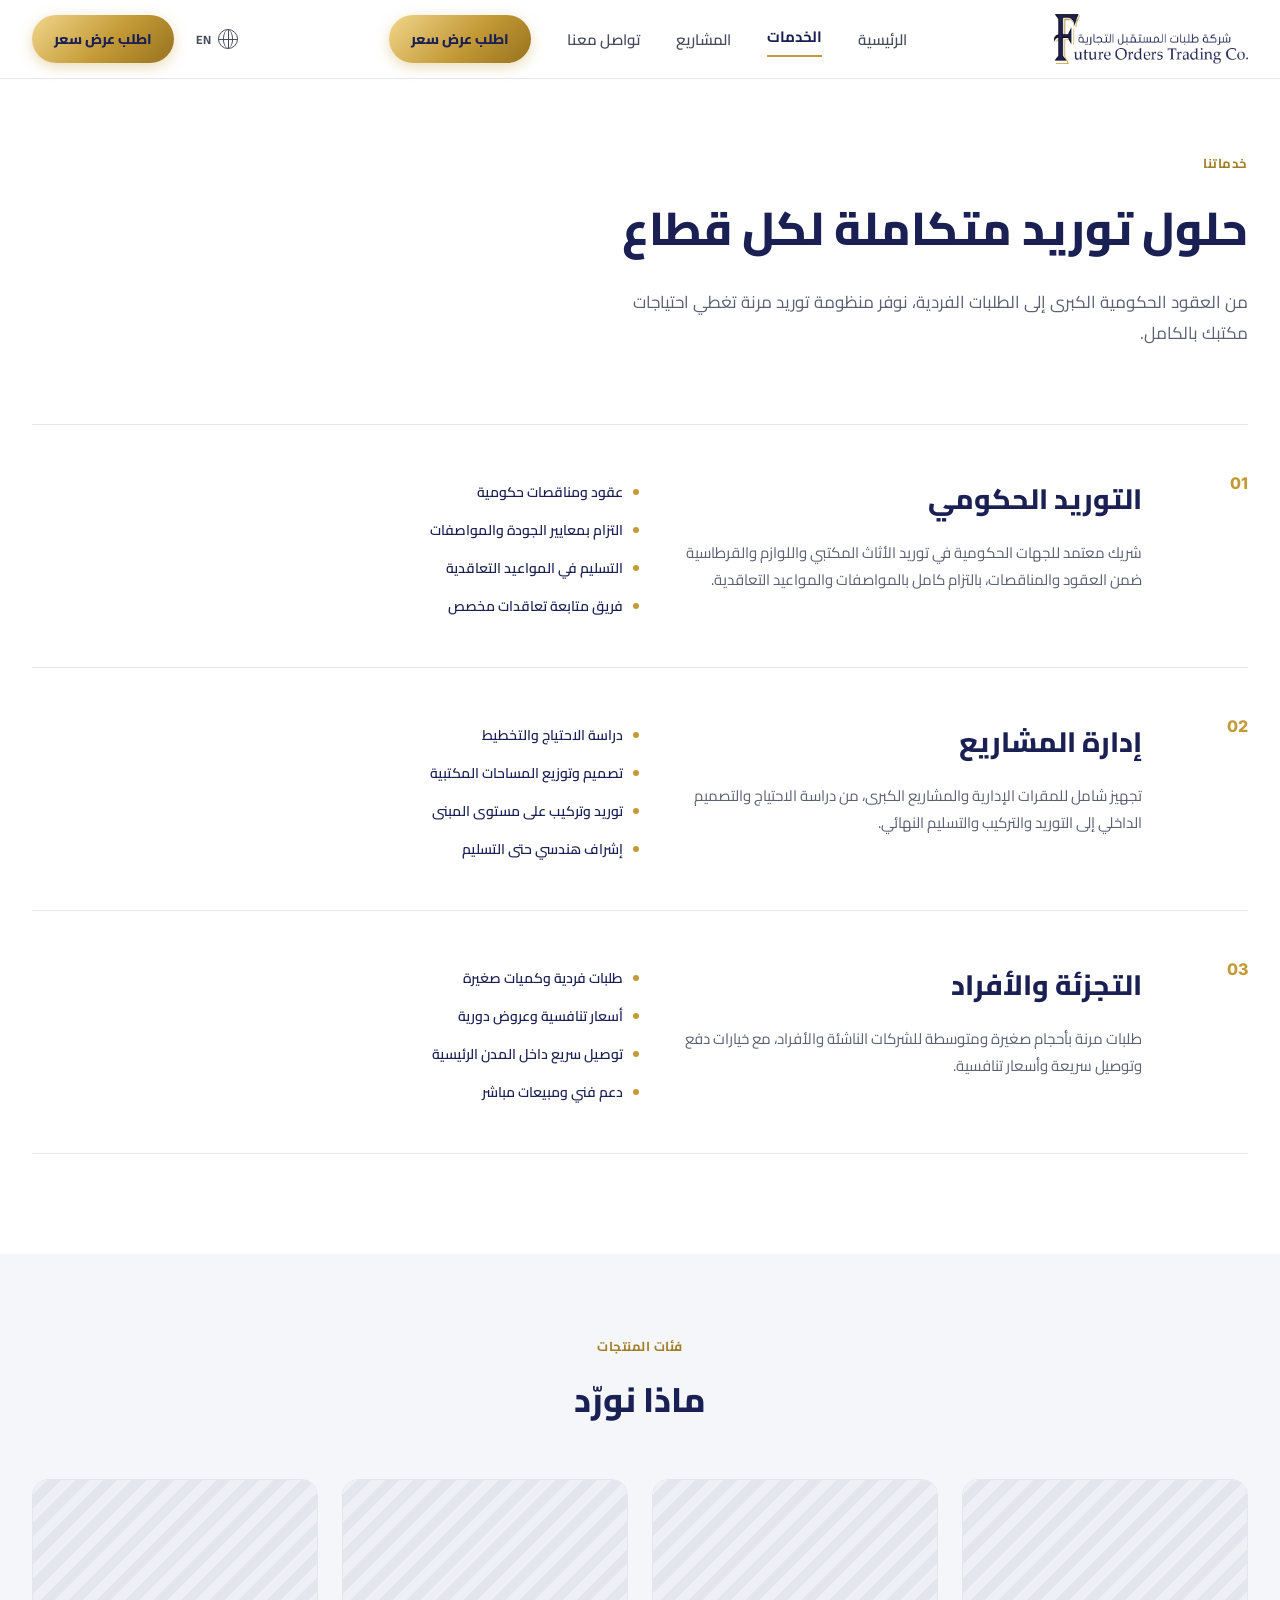
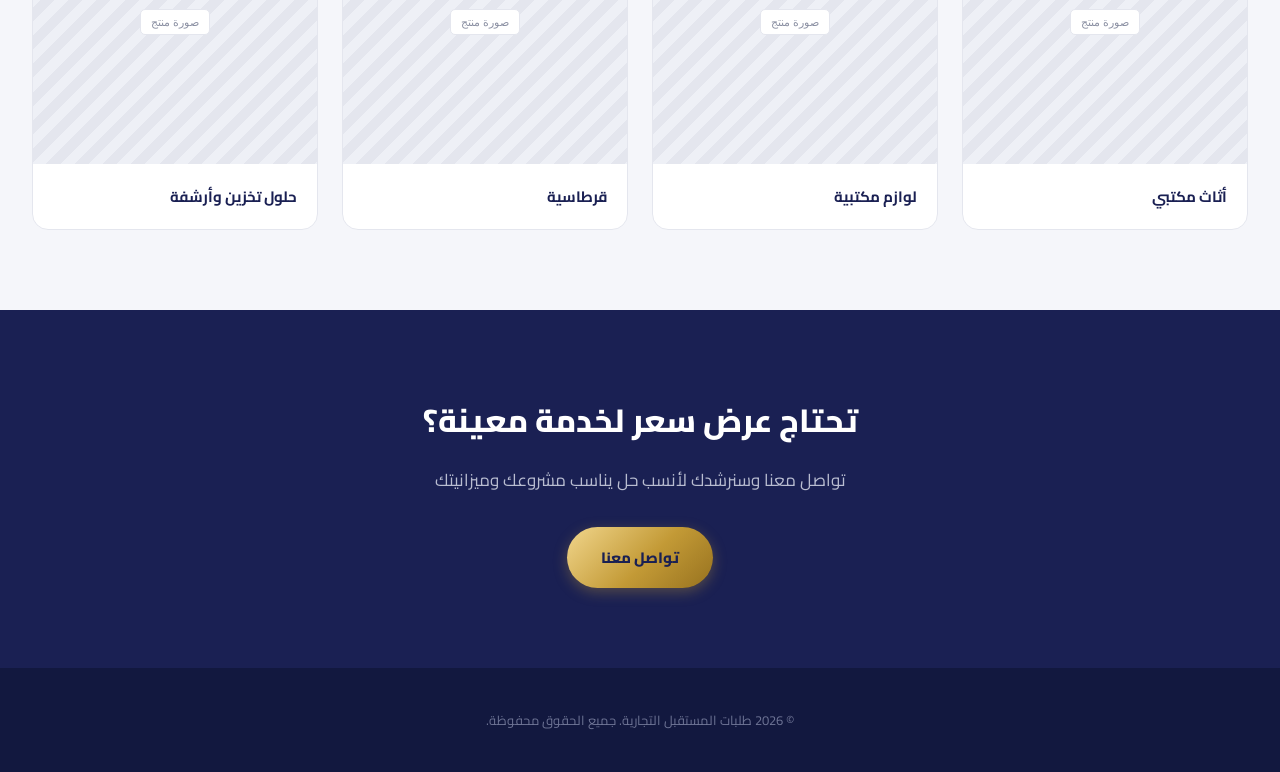
<file: Services.html>
<!DOCTYPE html>
<html lang="ar" dir="rtl">
<head>
<meta charset="utf-8">
<meta name="viewport" content="width=device-width, initial-scale=1">
<title>الخدمات | طلبات المستقبل التجارية</title>
<meta name="description" content="حلول توريد متكاملة: التوريد الحكومي، إدارة المشاريع، والتجزئة والأفراد — أثاث مكتبي ولوازم وقرطاسية.">
<meta name="theme-color" content="#1A2053">
<link rel="icon" href="assets/logo.png">
<link rel="preconnect" href="https://fonts.googleapis.com">
<link rel="preconnect" href="https://fonts.gstatic.com" crossorigin>
<link href="https://fonts.googleapis.com/css2?family=Cairo:wght@400;500;600;700;800&family=Inter:wght@400;500;600;700;800&display=swap" rel="stylesheet">
<link rel="stylesheet" href="assets/css/style.css?v=2">
<script>
  (function () {
    try {
      var l = localStorage.getItem('fo-lang');
      if (l === 'en') {
        var h = document.documentElement;
        h.className += ' lang-boot';
        h.setAttribute('lang', 'en');
        h.setAttribute('dir', 'ltr');
      }
    } catch (e) {}
  })();
  window.FO_PAGE = 'services';
</script>
</head>
<body class="lang-ar">
<div class="site">

  <header class="hdr hdr--solid">
    <div class="hdr-inner">
      <a class="logo-wrap" href="index.html">
        <img class="logo-color" src="assets/logo.png" alt="طلبات المستقبل" data-i18n-alt="brand">
      </a>
      <nav class="nav" id="site-nav">
        <a class="nav-link"        href="index.html"     data-i18n="nav.home">الرئيسية</a>
        <a class="nav-link active" href="Services.html"  data-i18n="nav.services">الخدمات</a>
        <a class="nav-link"        href="Projects.html"  data-i18n="nav.projects">المشاريع</a>
        <a class="nav-link"        href="Contact.html"   data-i18n="nav.contact">تواصل معنا</a>
        <a class="btn-gold nav-cta" href="Contact.html" data-i18n="cta">اطلب عرض سعر</a>
      </nav>
      <div class="hdr-actions">
        <button class="lang-btn" type="button" title="English" aria-label="Switch to English">
          <span class="globe" aria-hidden="true"><span class="g-v"></span><span class="g-h"></span><span class="g-e"></span></span>
          <span class="lang-code" data-lang-code>EN</span>
        </button>
        <a class="btn-gold" href="Contact.html" data-i18n="cta">اطلب عرض سعر</a>
        <button class="menu-btn" type="button" aria-label="القائمة" aria-expanded="false" aria-controls="site-nav">
          <span></span><span></span><span></span>
        </button>
      </div>
    </div>
  </header>

  <section class="page-head">
    <div class="eyebrow" data-i18n="servicesPage.tag">خدماتنا</div>
    <h1 data-i18n="servicesPage.title">حلول توريد متكاملة لكل قطاع</h1>
    <p data-i18n="servicesPage.sub">من العقود الحكومية الكبرى إلى الطلبات الفردية، نوفر منظومة توريد مرنة تغطي احتياجات مكتبك بالكامل.</p>
  </section>

  <section class="wrap" style="padding: 56px 32px 100px;">
    <div style="border-top: 1px solid var(--line);">

      <!-- 01 -->
      <div class="svc-row reveal">
        <div class="num-col" data-i18n="servicesPage.items.0.num">01</div>
        <div>
          <h3 data-i18n="servicesPage.items.0.title">التوريد الحكومي</h3>
          <p data-i18n="servicesPage.items.0.desc">شريك معتمد للجهات الحكومية في توريد الأثاث المكتبي واللوازم والقرطاسية ضمن العقود والمناقصات، بالتزام كامل بالمواصفات والمواعيد التعاقدية.</p>
        </div>
        <div class="svc-points">
          <div class="svc-point"><span class="bullet"></span><span data-i18n="servicesPage.items.0.points.0">عقود ومناقصات حكومية</span></div>
          <div class="svc-point"><span class="bullet"></span><span data-i18n="servicesPage.items.0.points.1">التزام بمعايير الجودة والمواصفات</span></div>
          <div class="svc-point"><span class="bullet"></span><span data-i18n="servicesPage.items.0.points.2">التسليم في المواعيد التعاقدية</span></div>
          <div class="svc-point"><span class="bullet"></span><span data-i18n="servicesPage.items.0.points.3">فريق متابعة تعاقدات مخصص</span></div>
        </div>
      </div>

      <!-- 02 -->
      <div class="svc-row reveal">
        <div class="num-col" data-i18n="servicesPage.items.1.num">02</div>
        <div>
          <h3 data-i18n="servicesPage.items.1.title">إدارة المشاريع</h3>
          <p data-i18n="servicesPage.items.1.desc">تجهيز شامل للمقرات الإدارية والمشاريع الكبرى، من دراسة الاحتياج والتصميم الداخلي إلى التوريد والتركيب والتسليم النهائي.</p>
        </div>
        <div class="svc-points">
          <div class="svc-point"><span class="bullet"></span><span data-i18n="servicesPage.items.1.points.0">دراسة الاحتياج والتخطيط</span></div>
          <div class="svc-point"><span class="bullet"></span><span data-i18n="servicesPage.items.1.points.1">تصميم وتوزيع المساحات المكتبية</span></div>
          <div class="svc-point"><span class="bullet"></span><span data-i18n="servicesPage.items.1.points.2">توريد وتركيب على مستوى المبنى</span></div>
          <div class="svc-point"><span class="bullet"></span><span data-i18n="servicesPage.items.1.points.3">إشراف هندسي حتى التسليم</span></div>
        </div>
      </div>

      <!-- 03 -->
      <div class="svc-row reveal">
        <div class="num-col" data-i18n="servicesPage.items.2.num">03</div>
        <div>
          <h3 data-i18n="servicesPage.items.2.title">التجزئة والأفراد</h3>
          <p data-i18n="servicesPage.items.2.desc">طلبات مرنة بأحجام صغيرة ومتوسطة للشركات الناشئة والأفراد، مع خيارات دفع وتوصيل سريعة وأسعار تنافسية.</p>
        </div>
        <div class="svc-points">
          <div class="svc-point"><span class="bullet"></span><span data-i18n="servicesPage.items.2.points.0">طلبات فردية وكميات صغيرة</span></div>
          <div class="svc-point"><span class="bullet"></span><span data-i18n="servicesPage.items.2.points.1">أسعار تنافسية وعروض دورية</span></div>
          <div class="svc-point"><span class="bullet"></span><span data-i18n="servicesPage.items.2.points.2">توصيل سريع داخل المدن الرئيسية</span></div>
          <div class="svc-point"><span class="bullet"></span><span data-i18n="servicesPage.items.2.points.3">دعم فني ومبيعات مباشر</span></div>
        </div>
      </div>

    </div>
  </section>

  <!-- ================================================= product categories -->
  <section class="section--grey" style="padding: 80px 32px;">
    <div class="wrap">
      <div style="text-align: center; margin-bottom: 48px;">
        <div class="eyebrow" data-i18n="servicesPage.categories.tag">فئات المنتجات</div>
        <h2 class="h2 h2--sm" data-i18n="servicesPage.categories.title">ماذا نورّد</h2>
      </div>
      <div class="grid-4">

        <!-- لإضافة صورة حقيقية لاحقاً: ضع الصورة في assets/categories/ ثم استبدل
             <span class="ph">…</span> بـ  <img src="assets/categories/furniture.jpg" alt=""> -->
        <div class="cat-card reveal">
          <div class="thumb"><span class="ph" data-i18n="servicesPage.imgPlaceholder">صورة منتج</span></div>
          <div class="label" data-i18n="servicesPage.categories.items.0">أثاث مكتبي</div>
        </div>
        <div class="cat-card reveal">
          <div class="thumb"><span class="ph" data-i18n="servicesPage.imgPlaceholder">صورة منتج</span></div>
          <div class="label" data-i18n="servicesPage.categories.items.1">لوازم مكتبية</div>
        </div>
        <div class="cat-card reveal">
          <div class="thumb"><span class="ph" data-i18n="servicesPage.imgPlaceholder">صورة منتج</span></div>
          <div class="label" data-i18n="servicesPage.categories.items.2">قرطاسية</div>
        </div>
        <div class="cat-card reveal">
          <div class="thumb"><span class="ph" data-i18n="servicesPage.imgPlaceholder">صورة منتج</span></div>
          <div class="label" data-i18n="servicesPage.categories.items.3">حلول تخزين وأرشفة</div>
        </div>

      </div>
    </div>
  </section>

  <section class="band">
    <div class="band-inner">
      <h2 data-i18n="servicesPage.band.title">تحتاج عرض سعر لخدمة معينة؟</h2>
      <p data-i18n="servicesPage.band.sub">تواصل معنا وسنرشدك لأنسب حل يناسب مشروعك وميزانيتك</p>
      <a class="btn-gold btn-gold--lg" href="Contact.html" data-i18n="servicesPage.band.btn">تواصل معنا</a>
    </div>
  </section>

  <footer class="footer--slim">
    <div data-i18n="rights">© 2026 طلبات المستقبل التجارية. جميع الحقوق محفوظة.</div>
  </footer>

</div>

<script src="assets/js/i18n.js?v=2"></script>
<script src="assets/js/main.js?v=2"></script>
</body>
</html>
</file>
<file: assets/css/style.css>
/* ==========================================================================
   Future Orders Trading Co. — Global stylesheet
   طلبات المستقبل التجارية
   ========================================================================== */

:root {
  --navy:        #1A2053;
  --navy-deep:   #12183F;
  --navy-dark:   #0D1230;
  --gold:        #C39A36;
  --gold-light:  #F1D68C;
  --gold-dark:   #97721F;
  --gold-text:   #A17F26;
  --line:        #E4E6EE;
  --grey-bg:     #F5F6FA;
  --grey-soft:   #EEF0F6;
  --text-muted:  #5B6072;
  --text-mute-2: #8B90A3;
  --text-nav:    #464B5C;
  --foot-text:   #9198B5;
  --foot-dim:    #6E7495;
  --stat-label:  #B9BDD1;
  --hero-label:  #C9CCDE;
}

/* --------------------------------------------------------------- base --- */
* { box-sizing: border-box; }

html { scroll-behavior: smooth; }

body {
  margin: 0;
  background: #FFFFFF;
  color: var(--navy);
  font-family: 'Cairo', sans-serif;
}
body.lang-en { font-family: 'Inter', sans-serif; }

a { color: var(--navy); }
a:hover { color: var(--gold); }

img { max-width: 100%; }

.site { background: #FFFFFF; color: var(--navy); min-height: 100vh; }

/* يخفي المحتوى لجزء من الثانية عند تحميل النسخة الإنجليزية المحفوظة،
   منعاً لوميض النص العربي قبل تبديل اللغة. تُزال دائماً بعد التحميل. */
html.lang-boot body { visibility: hidden; }

.num { font-family: 'Inter', sans-serif; }

.wrap  { max-width: 1280px; margin: 0 auto; }
.wrap-narrow { max-width: 900px; margin: 0 auto; }

/* --------------------------------------------------------- animations --- */
@keyframes fmt-marquee          { from { transform: translateX(0); } to { transform: translateX(-50%); } }
@keyframes fmt-fade-up          { from { opacity: 0; transform: translateY(20px); } to { opacity: 1; transform: translateY(0); } }
@keyframes fmt-ring-spin        { from { transform: rotate(0deg); } to { transform: rotate(360deg); } }
@keyframes fmt-bounce           { 0%, 100% { transform: translateY(0); } 50% { transform: translateY(8px); } }
@keyframes fmt-float            { 0% { transform: translate(0,0) rotate(0deg); } 25% { transform: translate(7px,-11px) rotate(2.5deg); } 50% { transform: translate(0,-16px) rotate(0deg); } 75% { transform: translate(-7px,-11px) rotate(-2.5deg); } 100% { transform: translate(0,0) rotate(0deg); } }
@keyframes fmt-portfolio-scroll { from { transform: translateX(0); } to { transform: translateX(-50%); } }

.fmt-role-word  { display: inline-block; animation: fmt-fade-up 0.5s ease both; }
.fmt-badge-float{ animation: fmt-fade-up 0.8s ease both; }

.fade-up    { animation: fmt-fade-up 0.6s ease both; }
.fade-up-1  { animation: fmt-fade-up 0.6s ease 0.05s both; }
.fade-up-2  { animation: fmt-fade-up 0.6s ease 0.10s both; }
.fade-up-3  { animation: fmt-fade-up 0.6s ease 0.15s both; }

/* Reveal-on-scroll (inner pages) */
.reveal { opacity: 0; transform: translateY(20px); }
.reveal.is-visible { animation: fmt-fade-up 0.6s ease both; }

@media (prefers-reduced-motion: reduce) {
  .pf-track, .marquee-track { animation: none !important; }
  .fade-up, .fade-up-1, .fade-up-2, .fade-up-3,
  .reveal, .reveal.is-visible { animation: none !important; opacity: 1; transform: none; }
}

/* ------------------------------------------------------------- header --- */
.hdr {
  z-index: 50;
  border-bottom: 1px solid transparent;
  transition: background 0.25s ease, border-color 0.25s ease;
}
.hdr--fixed { position: fixed; top: 0; left: 0; right: 0; background: transparent; }
.hdr--solid {
  position: sticky; top: 0;
  background: rgba(255,255,255,0.97);
  backdrop-filter: blur(8px);
  border-bottom-color: var(--line);
}
.hdr--fixed.scrolled {
  background: rgba(255,255,255,0.97);
  backdrop-filter: blur(8px);
  border-bottom-color: var(--line);
}

.hdr-inner {
  max-width: 1280px; margin: 0 auto;
  padding: 14px 32px;
  display: flex; align-items: center; justify-content: space-between; gap: 24px;
}

.logo-wrap { position: relative; height: 50px; display: flex; align-items: center; text-decoration: none; }
.logo-wrap img { height: 50px; width: auto; display: block; transition: opacity 0.25s ease; }
.logo-color { opacity: 1; }
.logo-gold  { position: absolute; inset-inline-start: 0; top: 0; opacity: 0; }
.hdr--fixed:not(.scrolled):not(.menu-open) .logo-color { opacity: 0; }
.hdr--fixed:not(.scrolled):not(.menu-open) .logo-gold  { opacity: 1; }
.hdr--fixed.menu-open {
  background: rgba(255,255,255,0.98);
  backdrop-filter: blur(8px);
  border-bottom-color: var(--line);
}

.nav { display: flex; align-items: center; gap: 36px; }
.nav-link {
  text-decoration: none; color: var(--text-nav);
  font-weight: 600; font-size: 15px;
  white-space: nowrap;
}
.nav-link:hover { color: var(--gold); }
.nav-link.active {
  color: var(--navy); font-weight: 700;
  border-bottom: 2px solid var(--gold); padding-bottom: 4px;
}
.hdr--fixed:not(.scrolled):not(.menu-open) .nav-link { color: rgba(255,255,255,0.92); }
.hdr--fixed:not(.scrolled):not(.menu-open) .nav-link.active { color: #FFFFFF; }
.hdr--fixed:not(.scrolled):not(.menu-open) .nav-link:hover { color: var(--gold-light); }

.hdr-actions { display: flex; align-items: center; gap: 18px; }

/* زر القائمة (يظهر على الجوال فقط) */
.menu-btn { display: none; }
.nav-cta  { display: none; }

.lang-btn {
  background: none; border: none; color: var(--text-nav);
  cursor: pointer; padding: 4px;
  display: flex; align-items: center; gap: 7px;
  font-family: inherit;
}
.hdr--fixed:not(.scrolled):not(.menu-open) .lang-btn { color: rgba(255,255,255,0.92); }
.lang-btn:hover { color: var(--gold); }
.lang-btn span.lang-code { font-size: 12px; font-weight: 700; }

.globe {
  width: 20px; height: 20px; border-radius: 50%;
  border: 1.6px solid currentColor;
  position: relative; display: inline-block; flex-shrink: 0;
}
.globe .g-v { position: absolute; top: 0; bottom: 0; left: 50%; width: 0; border-inline-start: 1.6px solid currentColor; }
.globe .g-h { position: absolute; left: 0; right: 0; top: 50%; height: 0; border-top: 1.6px solid currentColor; }
.globe .g-e { position: absolute; inset: 0; margin: auto; width: 60%; height: 100%; border-radius: 50%; border-inline: 1.6px solid currentColor; }

/* ------------------------------------------------------------ buttons --- */
.btn-gold {
  display: inline-block; text-decoration: none; border: none; cursor: pointer;
  font-family: inherit;
  background: linear-gradient(135deg, #F1D68C 0%, #C39A36 55%, #97721F 100%);
  color: var(--navy); font-weight: 800; font-size: 14px;
  padding: 11px 22px; border-radius: 100px; white-space: nowrap;
  box-shadow: 0 4px 14px rgba(195,154,54,0.35);
  transition: transform 0.15s ease, box-shadow 0.15s ease;
}
.btn-gold:hover {
  color: var(--navy);
  transform: translateY(-2px);
  box-shadow: 0 8px 22px rgba(195,154,54,0.45);
}
.btn-gold--lg { font-size: 15px; padding: 16px 34px; }

.btn-outline {
  display: inline-block; text-decoration: none;
  border: 1.5px solid var(--gold);
  background: rgba(26,32,83,0.55);
  color: var(--gold-light); font-weight: 700; font-size: 15px;
  padding: 14px 30px; border-radius: 100px; white-space: nowrap;
  transition: background 0.15s ease, transform 0.15s ease;
}
.btn-outline:hover { background: rgba(195,154,54,0.25); transform: translateY(-2px); color: var(--gold-light); }

.link-under {
  text-decoration: none; color: var(--navy);
  font-weight: 700; font-size: 15px;
  border-bottom: 2px solid var(--gold); padding-bottom: 3px;
}
.link-plain {
  text-decoration: none; color: #FFFFFF; font-weight: 700; font-size: 15px;
  border-bottom: 1px solid rgba(255,255,255,0.6); padding-bottom: 3px;
  white-space: nowrap; text-shadow: 0 2px 10px rgba(0,0,0,0.7);
}
.link-plain:hover { color: var(--gold-light); }

/* --------------------------------------------------------------- hero --- */
.hero { background: var(--navy); position: relative; overflow: hidden; }
.hero-bg { position: absolute; inset: 0; }
.hero-bg img {
  width: 100%; height: 100%; object-fit: cover; display: block;
  filter: brightness(1.2) saturate(1.1) contrast(1.02);
}
.hero-veil {
  position: absolute; inset: 0; pointer-events: none;
  background: radial-gradient(ellipse 70% 55% at 50% 45%, rgba(20,18,15,0.55) 0%, rgba(20,18,15,0.2) 60%, rgba(20,18,15,0) 100%);
}
.hero-inner { max-width: 900px; margin: 0 auto; padding: 150px 32px 60px; text-align: center; position: relative; }

.hero-eyebrow {
  display: inline-flex; align-items: center; gap: 12px;
  color: var(--gold-light); font-size: 12px; font-weight: 700; letter-spacing: 0.06em;
  margin-bottom: 30px; text-shadow: 0 2px 10px rgba(0,0,0,0.7);
}
.hero-eyebrow .dot { opacity: 0.5; }

.hero h1 {
  font-size: 46px; line-height: 1.4; font-weight: 800; color: #FFFFFF; margin: 0;
  text-shadow: 0 3px 18px rgba(0,0,0,0.75);
}
.hero-sub {
  font-size: 17px; line-height: 1.85; color: #FFFFFF;
  margin: 26px auto 0; max-width: 560px;
  text-shadow: 0 2px 12px rgba(0,0,0,0.75);
}
.hero-actions { display: flex; align-items: center; justify-content: center; gap: 28px; margin-top: 38px; flex-wrap: wrap; }

.hero-statsbar { max-width: 900px; margin: 0 auto; position: relative; }
.hero-stats {
  display: grid; grid-template-columns: repeat(3, 1fr);
  padding: 30px 32px 40px;
  background: rgba(18,24,63,0.72); backdrop-filter: blur(6px);
  border-radius: 16px; margin-bottom: 20px;
}
.hero-stat { text-align: center; border-inline-start: 1px solid rgba(255,255,255,0.14); }
.hero-stat .n { color: #FFFFFF; font-size: 30px; font-weight: 800; font-family: 'Inter', sans-serif; }
.hero-stat .l { color: var(--hero-label); font-size: 13px; font-weight: 600; margin-top: 6px; }

/* ----------------------------------------------------------- sections --- */
.section { padding: 100px 32px; }
.section--tight { padding: 90px 32px; }
.section--navy { background: var(--navy); }
.section--grey { background: var(--grey-bg); }

.deco-ring {
  position: absolute; inset-inline-end: -80px; top: 60px;
  width: 280px; height: 280px; border-radius: 50%;
  border: 1px solid var(--line); pointer-events: none;
}

.eyebrow { color: var(--gold-text); font-weight: 700; font-size: 13px; letter-spacing: 0.04em; margin-bottom: 10px; }
.eyebrow--gold { color: var(--gold); }

.h2 { font-size: 40px; font-weight: 800; margin: 0; color: var(--navy); }
.h2--sm { font-size: 34px; }
.h2--white { color: #FFFFFF; }

.sec-head {
  display: flex; align-items: flex-end; justify-content: space-between;
  margin-bottom: 44px; gap: 24px; flex-wrap: wrap;
}

/* ---------------------------------------------------------- portfolio --- */
.pf-viewport { overflow: hidden; margin: 0 -32px; padding: 10px 32px; direction: ltr; }
.pf-track {
  display: flex; gap: 22px; width: max-content;
  animation: fmt-portfolio-scroll 42s linear infinite;
}
.pf-track:hover { animation-play-state: paused; }
.pf-card {
  position: relative; width: 250px; flex-shrink: 0; aspect-ratio: 3/4;
  border-radius: 14px; overflow: hidden; text-decoration: none; display: block;
  transition: transform 0.35s cubic-bezier(0.22,1,0.36,1); will-change: transform;
  background: var(--grey-soft);
}
.pf-card:hover { transform: translateY(-10px) scale(1.05); }
.pf-card img {
  width: 100%; height: 100%; object-fit: cover; display: block;
  filter: saturate(1.05); transform: scale(1.1);
  transition: transform 0.6s cubic-bezier(0.22,1,0.36,1);
}
.pf-card:hover img { transform: scale(1.2); }
.pf-shade {
  position: absolute; inset: 0; pointer-events: none;
  background: linear-gradient(180deg, rgba(26,32,83,0) 45%, rgba(15,19,50,0.88) 100%);
}
.pf-meta { position: absolute; inset-inline-start: 18px; inset-inline-end: 18px; bottom: 16px; text-align: start; }
html[dir="rtl"] .pf-meta { direction: rtl; }
html[dir="ltr"] .pf-meta { direction: ltr; }
.pf-meta .cat { color: var(--gold-light); font-weight: 700; font-size: 11px; margin-bottom: 6px; }
.pf-meta .ttl { font-weight: 800; font-size: 17px; color: #FFFFFF; line-height: 1.35; }

/* ------------------------------------------------------ service cards --- */
.grid-3 { display: grid; grid-template-columns: repeat(3, 1fr); gap: 28px; }
.grid-4 { display: grid; grid-template-columns: repeat(4, 1fr); gap: 24px; }

.svc-card {
  text-decoration: none; color: inherit;
  display: flex; flex-direction: column; gap: 18px;
  padding: 36px 30px; border: 1px solid var(--line); border-radius: 14px; background: #FFFFFF;
  transition: border-color 0.15s ease, transform 0.15s ease;
}
.svc-card:hover { border-color: var(--gold); transform: translateY(-4px); color: inherit; }
.svc-card .n { font-family: 'Inter', sans-serif; font-weight: 800; font-size: 15px; color: var(--gold); }
.svc-card .t { font-size: 22px; font-weight: 800; color: var(--navy); }
.svc-card .d { font-size: 15px; line-height: 1.7; color: var(--text-muted); flex: 1; }
.svc-card .a { font-size: 20px; color: var(--navy); }

/* --------------------------------------------------- counters (stats) --- */
.stats-head { text-align: center; margin-bottom: 56px; }
.stat-cell { text-align: center; padding: 20px; }
.stat-cell .v { font-size: 44px; font-weight: 800; color: #FFFFFF; font-family: 'Inter', sans-serif; }
.stat-cell .l { font-size: 14px; color: var(--stat-label); margin-top: 8px; font-weight: 600; }

/* -------------------------------------------------------- PO / logos ---- */
.po-section { padding: 90px 32px; background: #FFFFFF; overflow: hidden; }
.po-big {
  background: linear-gradient(135deg, #F1D68C 0%, #C39A36 55%, #97721F 100%);
  -webkit-background-clip: text; background-clip: text; color: transparent;
  font-size: 96px; font-weight: 800; font-family: 'Inter', sans-serif; line-height: 1;
}
.po-label { font-size: 15px; color: var(--text-muted); font-weight: 700; margin-top: 14px; }
.po-logos-title { font-size: 13px; color: var(--gold-text); font-weight: 700; margin-top: 56px; }

.marquee-viewport { overflow: hidden; margin: 28px -32px 0; padding: 10px 32px; direction: ltr; }
.marquee-track { display: flex; gap: 52px; width: max-content; animation: fmt-marquee 52s linear infinite; }
.marquee-track:hover { animation-play-state: paused; }
.logo-cell { flex-shrink: 0; width: 170px; height: 104px; display: flex; align-items: center; justify-content: center; }
.logo-cell img { max-width: 100%; max-height: 100%; object-fit: contain; }

/* ---------------------------------------------------------- CTA band --- */
.band { padding: 80px 32px; background: var(--navy); }
.band-inner { max-width: 900px; margin: 0 auto; text-align: center; }
.band h2 { font-size: 32px; font-weight: 800; color: #FFFFFF; margin: 0 0 16px; }
.band p  { font-size: 17px; color: var(--stat-label); margin: 0 0 32px; line-height: 1.7; }

/* ------------------------------------------------------------ footer --- */
.footer { background: var(--navy-deep); padding: 64px 32px 32px; }
.footer-grid {
  display: grid; grid-template-columns: 1.4fr 1fr 1fr 1.2fr; gap: 40px;
  padding-bottom: 44px; border-bottom: 1px solid rgba(255,255,255,0.1);
}
.footer-brand { display: flex; align-items: center; gap: 10px; margin-bottom: 16px; }
.footer-mark {
  width: 38px; height: 38px; border-radius: 9px; background: var(--gold);
  display: flex; align-items: center; justify-content: center;
  color: var(--navy); font-weight: 800; font-size: 15px;
}
.footer-brand span { font-weight: 800; font-size: 16px; color: #FFFFFF; }
.footer-blurb { font-size: 14px; line-height: 1.8; color: var(--foot-text); margin: 0; max-width: 320px; }
.footer-col-title { font-weight: 700; font-size: 14px; color: #FFFFFF; margin-bottom: 18px; }
.footer-list { display: flex; flex-direction: column; gap: 12px; }
.footer-list a, .footer-list span { text-decoration: none; color: var(--foot-text); font-size: 14px; }
.footer-list a:hover { color: var(--gold); }
.footer-rights { padding-top: 24px; text-align: center; font-size: 13px; color: var(--foot-dim); }

.footer--slim { background: var(--navy-deep); padding: 40px 32px; text-align: center; }
.footer--slim div { font-size: 13px; color: var(--foot-dim); }

/* ------------------------------------------------- Services page bits --- */
.page-head { max-width: 1280px; margin: 0 auto; padding: 72px 32px 20px; }
.page-head h1 { font-size: 46px; font-weight: 800; margin: 0 0 16px; max-width: 720px; }
.page-head p { font-size: 17px; line-height: 1.8; color: var(--text-muted); margin: 0; max-width: 640px; }

.svc-row {
  display: grid; grid-template-columns: 70px 1fr 1.3fr; gap: 36px; align-items: start;
  padding: 48px 0; border-bottom: 1px solid var(--line);
}
.svc-row .num-col { font-family: 'Inter', sans-serif; font-weight: 800; font-size: 16px; color: var(--gold); }
.svc-row h3 { font-size: 28px; font-weight: 800; margin: 0 0 14px; color: var(--navy); }
.svc-row p  { font-size: 15px; line-height: 1.8; color: var(--text-muted); margin: 0; }
.svc-points { display: flex; flex-direction: column; gap: 12px; padding-top: 6px; }
.svc-point { display: flex; align-items: center; gap: 10px; font-size: 14px; color: var(--navy); font-weight: 600; }
.svc-point .bullet { width: 6px; height: 6px; border-radius: 50%; background: var(--gold); flex-shrink: 0; }

.cat-card { background: #FFFFFF; border: 1px solid var(--line); border-radius: 16px; overflow: hidden; }
.cat-card .thumb {
  aspect-ratio: 1/1;
  background: repeating-linear-gradient(135deg, #EEF0F6, #EEF0F6 10px, #E4E6EE 10px, #E4E6EE 20px);
  display: flex; align-items: center; justify-content: center;
}
.cat-card .thumb img { width: 100%; height: 100%; object-fit: cover; display: block; }
.cat-card .thumb .ph {
  font-family: 'Inter', monospace; font-size: 11px; color: var(--text-mute-2);
  background: #FFFFFF; padding: 5px 10px; border-radius: 5px; border: 1px solid var(--line);
}
.cat-card .label { padding: 18px 20px; font-weight: 700; font-size: 15px; color: var(--navy); }

/* ------------------------------------------------- Projects list page --- */
.proj-row {
  text-decoration: none; color: inherit;
  display: grid; grid-template-columns: 130px 1fr auto; gap: 32px; align-items: center;
  padding: 30px 0; border-bottom: 1px solid var(--line);
  transition: background 0.15s ease;
}
.proj-row:hover { color: inherit; background: rgba(245,246,250,0.6); }
.proj-row .thumb { aspect-ratio: 4/3; border-radius: 10px; overflow: hidden; background: var(--grey-soft); }
.proj-row .thumb img { width: 100%; height: 100%; object-fit: cover; display: block; transition: transform 0.4s ease; }
.proj-row:hover .thumb img { transform: scale(1.06); }
.proj-row .meta { display: flex; align-items: center; gap: 12px; margin-bottom: 8px; }
.proj-row .cat { color: var(--gold-text); font-weight: 700; font-size: 12px; }
.proj-row .year { color: var(--text-mute-2); font-size: 12px; }
.proj-row .ttl { font-weight: 800; font-size: 21px; color: var(--navy); margin-bottom: 8px; }
.proj-row p { font-size: 14px; line-height: 1.7; color: var(--text-muted); margin: 0; max-width: 560px; }
.proj-row .arrow { font-size: 22px; color: var(--navy); }

/* ----------------------------------------------- Project detail page --- */
.back-link { text-decoration: none; color: var(--text-muted); font-size: 14px; font-weight: 600; display: inline-flex; align-items: center; gap: 6px; }
.detail-head { max-width: 1280px; margin: 0 auto; padding: 48px 32px 0; }
.detail-head h1 { font-size: 42px; font-weight: 800; margin: 14px 0 18px; max-width: 780px; }
.detail-head .lead { font-size: 17px; line-height: 1.85; color: var(--text-muted); margin: 0 0 40px; max-width: 680px; }
.detail-tags { display: flex; align-items: center; gap: 14px; margin-top: 22px; }
.detail-tags .cat { color: var(--gold-text); font-weight: 700; font-size: 13px; }
.detail-tags .sep { color: var(--hero-label); }
.detail-tags .year { color: var(--text-mute-2); font-size: 13px; }

.detail-hero { max-width: 1280px; margin: 0 auto; padding: 0 32px; }
.detail-hero .frame { aspect-ratio: 16/8; border-radius: 16px; overflow: hidden; background: var(--grey-soft); }
.detail-hero img { width: 100%; height: 100%; object-fit: cover; display: block; }

.detail-body {
  max-width: 1280px; margin: 0 auto; padding: 60px 32px 20px;
  display: grid; grid-template-columns: 1fr 1.6fr; gap: 60px;
}
.detail-body h2 { font-size: 20px; font-weight: 800; margin: 0 0 22px; color: var(--navy); }
.spec-list { display: flex; flex-direction: column; gap: 18px; border-top: 1px solid var(--line); padding-top: 18px; }
.spec-row { display: flex; justify-content: space-between; gap: 16px; font-size: 14px; }
.spec-row + .spec-row { border-top: 1px solid var(--line); padding-top: 18px; }
.spec-row .k { color: var(--text-mute-2); }
.spec-row .v { color: var(--navy); font-weight: 700; text-align: end; }
.detail-text { font-size: 15px; line-height: 1.9; color: var(--text-muted); margin: 0; }

.gallery { max-width: 1280px; margin: 0 auto; padding: 40px 32px 100px; }
.gallery-grid { display: grid; grid-template-columns: repeat(3, 1fr); gap: 20px; }
.gallery-item { aspect-ratio: 4/3; border-radius: 12px; overflow: hidden; background: var(--grey-soft); display: block; }
.gallery-item img { width: 100%; height: 100%; object-fit: cover; display: block; transition: transform 0.45s ease; }
.gallery-item:hover img { transform: scale(1.05); }

.rel-card {
  text-decoration: none; color: inherit; display: block;
  background: #FFFFFF; border-radius: 12px; overflow: hidden; border: 1px solid var(--line);
  transition: border-color 0.15s ease, transform 0.15s ease;
}
.rel-card:hover { border-color: var(--gold); transform: translateY(-4px); color: inherit; }
.rel-card .thumb { aspect-ratio: 4/3; background: var(--grey-soft); }
.rel-card .thumb img { width: 100%; height: 100%; object-fit: cover; display: block; }
.rel-card .body { padding: 16px 18px; }
.rel-card .cat { color: var(--gold-text); font-weight: 700; font-size: 11px; margin-bottom: 6px; }
.rel-card .ttl { font-weight: 800; font-size: 15px; color: var(--navy); }

/* --------------------------------------------------------- lightbox --- */
.lightbox {
  position: fixed; inset: 0; z-index: 200;
  background: rgba(13,18,48,0.92);
  display: none; align-items: center; justify-content: center; padding: 40px;
}
.lightbox.open { display: flex; animation: fmt-fade-up 0.25s ease both; }
.lightbox img { max-width: 100%; max-height: 100%; border-radius: 12px; object-fit: contain; }
.lightbox-close {
  position: absolute; top: 22px; inset-inline-end: 26px;
  background: none; border: none; color: #FFFFFF; font-size: 34px; line-height: 1;
  cursor: pointer; font-family: inherit;
}

/* ------------------------------------------------------ contact page --- */
.contact-grid {
  max-width: 1280px; margin: 0 auto; padding: 72px 32px 100px;
  display: grid; grid-template-columns: 0.9fr 1.1fr; gap: 64px;
}
.contact-grid h1 { font-size: 42px; font-weight: 800; margin: 0 0 18px; }
.contact-grid .lead { font-size: 16px; line-height: 1.8; color: var(--text-muted); margin: 0 0 40px; }
.info-list { display: flex; flex-direction: column; gap: 22px; }
.info-item { display: flex; gap: 16px; align-items: flex-start; }
.info-icon {
  width: 44px; height: 44px; border-radius: 10px;
  background: var(--grey-bg); border: 1px solid var(--line); flex-shrink: 0;
  display: flex; align-items: center; justify-content: center;
  color: var(--navy); font-weight: 800; font-size: 15px;
}
.info-label { font-weight: 700; font-size: 14px; color: var(--text-mute-2); margin-bottom: 4px; }
.info-value { font-weight: 700; font-size: 16px; color: var(--navy); }
.info-value.ltr { direction: ltr; display: inline-block; }
a.info-value { text-decoration: none; }
a.info-value:hover { color: var(--gold); }

.form-card { background: var(--grey-bg); border: 1px solid var(--line); border-radius: 20px; padding: 40px; }
.form-card h3 { font-size: 20px; font-weight: 800; margin: 0 0 24px; color: var(--navy); }
.form-stack { display: flex; flex-direction: column; gap: 18px; }
.form-row { display: grid; grid-template-columns: 1fr 1fr; gap: 16px; }
.form-label { display: block; font-size: 13px; font-weight: 700; color: var(--text-nav); margin-bottom: 8px; }
.form-field {
  width: 100%; padding: 13px 14px; border-radius: 9px; border: 1px solid var(--line);
  font-size: 14px; font-family: inherit; background: #FFFFFF; color: var(--navy);
  transition: border-color 0.15s ease, box-shadow 0.15s ease;
}
.form-field:focus { outline: none; border-color: var(--gold); box-shadow: 0 0 0 3px rgba(195,154,54,0.15); }
.form-field.ltr { direction: ltr; }
html[dir="rtl"] .form-field.ltr { text-align: right; }
textarea.form-field { resize: vertical; min-height: 110px; }
.form-card button.btn-gold { margin-top: 4px; width: 100%; }

.form-success {
  display: flex; flex-direction: column; align-items: center; justify-content: center;
  text-align: center; min-height: 380px; gap: 16px;
}
.form-success .tick {
  width: 56px; height: 56px; border-radius: 50%; background: var(--navy);
  display: flex; align-items: center; justify-content: center;
  color: var(--gold); font-size: 24px; font-weight: 800;
}
.form-success h3 { font-size: 22px; font-weight: 800; margin: 0; color: var(--navy); }
.form-success p  { font-size: 15px; color: var(--text-muted); margin: 0; max-width: 320px; }
.form-error { color: #B3261E; font-size: 14px; font-weight: 600; margin: 0; display: none; }
.form-error.show { display: block; }
.is-hidden { display: none !important; }

/* ------------------------------------------------------- responsive --- */
@media (max-width: 1080px) {
  .footer-grid { grid-template-columns: 1fr 1fr; }
  .detail-body { grid-template-columns: 1fr; gap: 36px; }
  .contact-grid { grid-template-columns: 1fr; gap: 40px; }
}

@media (max-width: 900px) {
  /* ---- هيدر الجوال: صف واحد + قائمة منسدلة ---- */
  .hdr-inner { flex-wrap: nowrap; padding: 10px 18px; gap: 10px; }
  .logo-wrap { height: 38px; }
  .logo-wrap img { height: 38px; }
  .hdr-actions { gap: 6px; }
  .hdr-actions .btn-gold { display: none; }

  .menu-btn {
    display: flex; flex-direction: column; justify-content: center; gap: 5px;
    width: 42px; height: 42px; padding: 9px;
    background: none; border: none; cursor: pointer; color: var(--text-nav);
  }
  .hdr--fixed:not(.scrolled):not(.menu-open) .menu-btn { color: #FFFFFF; }
  .menu-btn span {
    display: block; height: 2px; width: 100%; background: currentColor;
    border-radius: 2px; transition: transform 0.25s ease, opacity 0.2s ease;
  }
  .menu-btn.open span:nth-child(1) { transform: translateY(7px) rotate(45deg); }
  .menu-btn.open span:nth-child(2) { opacity: 0; }
  .menu-btn.open span:nth-child(3) { transform: translateY(-7px) rotate(-45deg); }

  .nav {
    position: absolute; top: 100%; left: 0; right: 0;
    display: none; flex-direction: column; align-items: stretch; gap: 0;
    background: rgba(255,255,255,0.98); backdrop-filter: blur(10px);
    border-top: 1px solid var(--line);
    box-shadow: 0 12px 26px rgba(13,18,48,0.14);
    padding: 6px 18px 18px;
    max-height: calc(100vh - 60px); overflow-y: auto;
  }
  .nav.open { display: flex; animation: fmt-fade-up 0.22s ease both; }
  .nav .nav-link {
    color: var(--text-nav) !important;
    font-size: 16px; padding: 15px 4px;
    border-bottom: 1px solid var(--line);
  }
  .nav .nav-link.active {
    color: var(--navy) !important; font-weight: 700;
    border-bottom: 1px solid var(--line); padding-bottom: 15px;
  }
  .nav .nav-cta { display: block; margin-top: 16px; text-align: center; font-size: 15px; padding: 14px 22px; }

  .hero-inner { padding: 118px 22px 50px; }
  .hero h1 { font-size: 32px; line-height: 1.45; }
  .hero-sub { font-size: 15px; }
  .hero-actions { gap: 18px; }
  .hero-stats { grid-template-columns: 1fr; gap: 22px; padding: 26px 20px 30px; }
  .hero-stat { border-inline-start: none; }

  .section, .section--tight, .po-section, .band { padding-left: 22px; padding-right: 22px; }
  .section { padding-top: 64px; padding-bottom: 64px; }
  .section--tight, .po-section { padding-top: 58px; padding-bottom: 58px; }
  .h2 { font-size: 28px; }
  .h2--sm { font-size: 24px; }
  .deco-ring { display: none; }

  .grid-3, .grid-4 { grid-template-columns: 1fr; gap: 18px; }
  .gallery-grid { grid-template-columns: repeat(2, 1fr); }

  .po-big { font-size: 60px; }
  .pf-viewport, .marquee-viewport { margin-left: -22px; margin-right: -22px; padding-left: 22px; padding-right: 22px; }
  .logo-cell { width: 130px; height: 80px; }
  .marquee-track { gap: 34px; }

  .page-head { padding: 48px 22px 12px; }
  .page-head h1 { font-size: 30px; }
  .svc-row { grid-template-columns: 1fr; gap: 16px; padding: 34px 0; }
  .svc-row h3 { font-size: 22px; }

  .proj-row { grid-template-columns: 96px 1fr; gap: 18px; padding: 22px 0; }
  .proj-row .arrow { display: none; }
  .proj-row .ttl { font-size: 17px; }
  .proj-row p { font-size: 13px; }

  .detail-head { padding: 32px 22px 0; }
  .detail-head h1 { font-size: 28px; }
  .detail-hero { padding: 0 22px; }
  .detail-hero .frame { aspect-ratio: 4/3; }
  .detail-body { padding: 40px 22px 12px; }
  .gallery { padding: 28px 22px 64px; }

  .contact-grid { padding: 48px 22px 64px; }
  .contact-grid h1 { font-size: 28px; }
  .form-card { padding: 26px 20px; }
  .form-row { grid-template-columns: 1fr; }

  .footer { padding: 48px 22px 26px; }
  .footer-grid { grid-template-columns: 1fr; gap: 28px; }
  .band { padding-top: 58px; padding-bottom: 58px; }
  .band h2 { font-size: 24px; }
  .band p { font-size: 15px; }
}

@media (max-width: 520px) {
  .gallery-grid { grid-template-columns: 1fr; }
  .hero h1 { font-size: 27px; }
  .po-big { font-size: 46px; }
  .stat-cell .v { font-size: 34px; }
}
</file>
